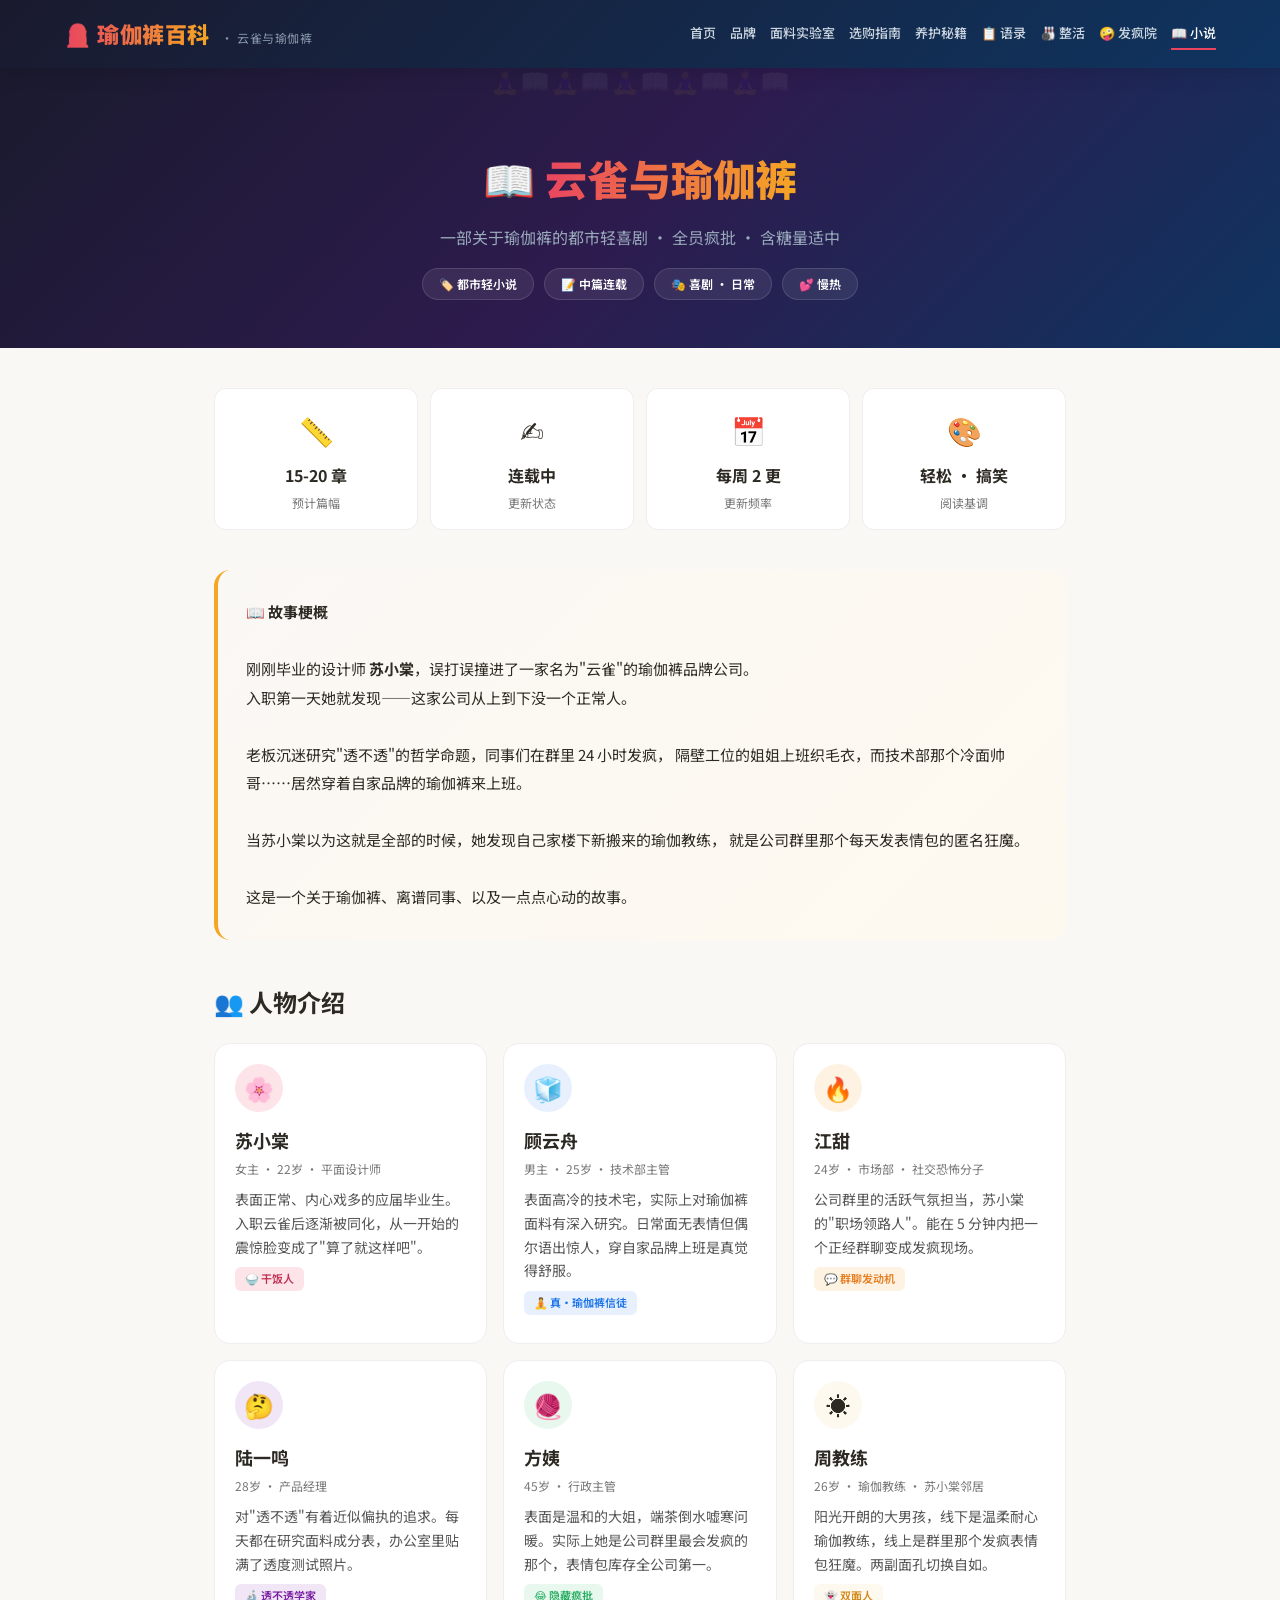
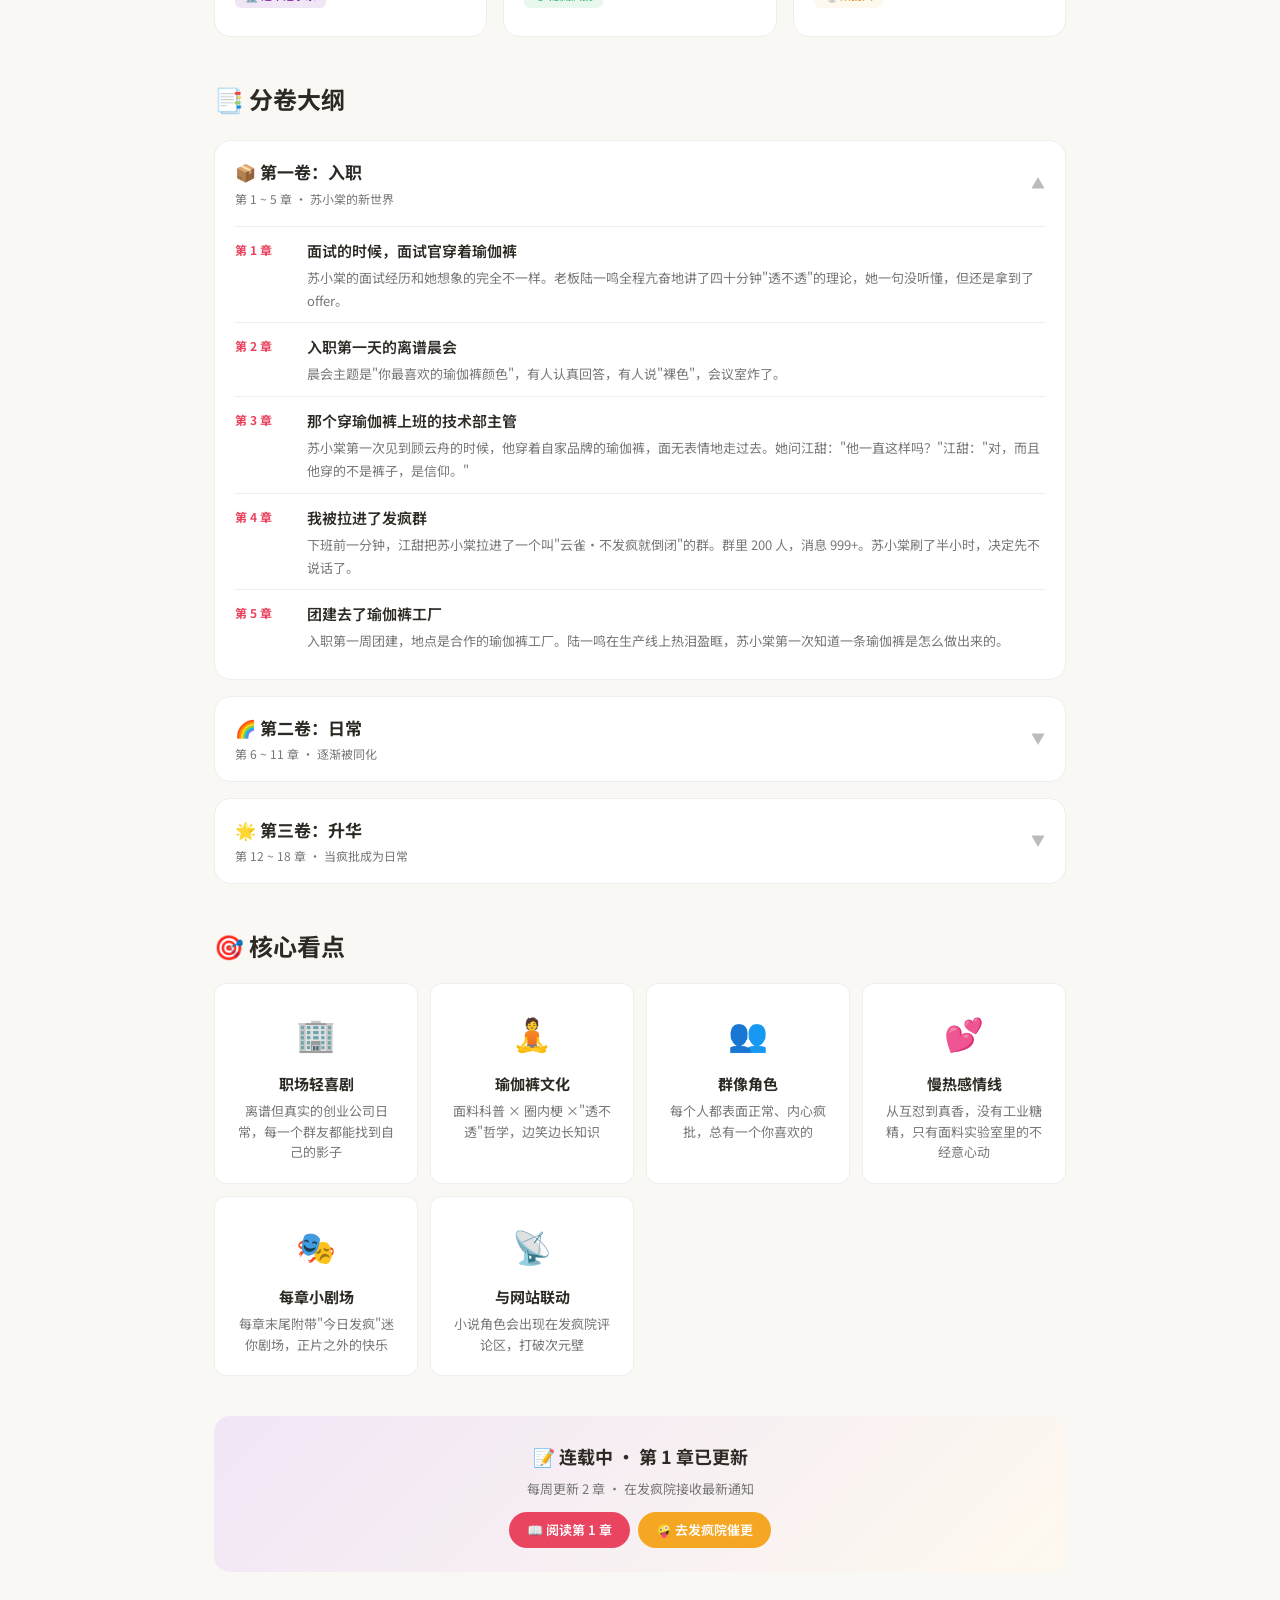
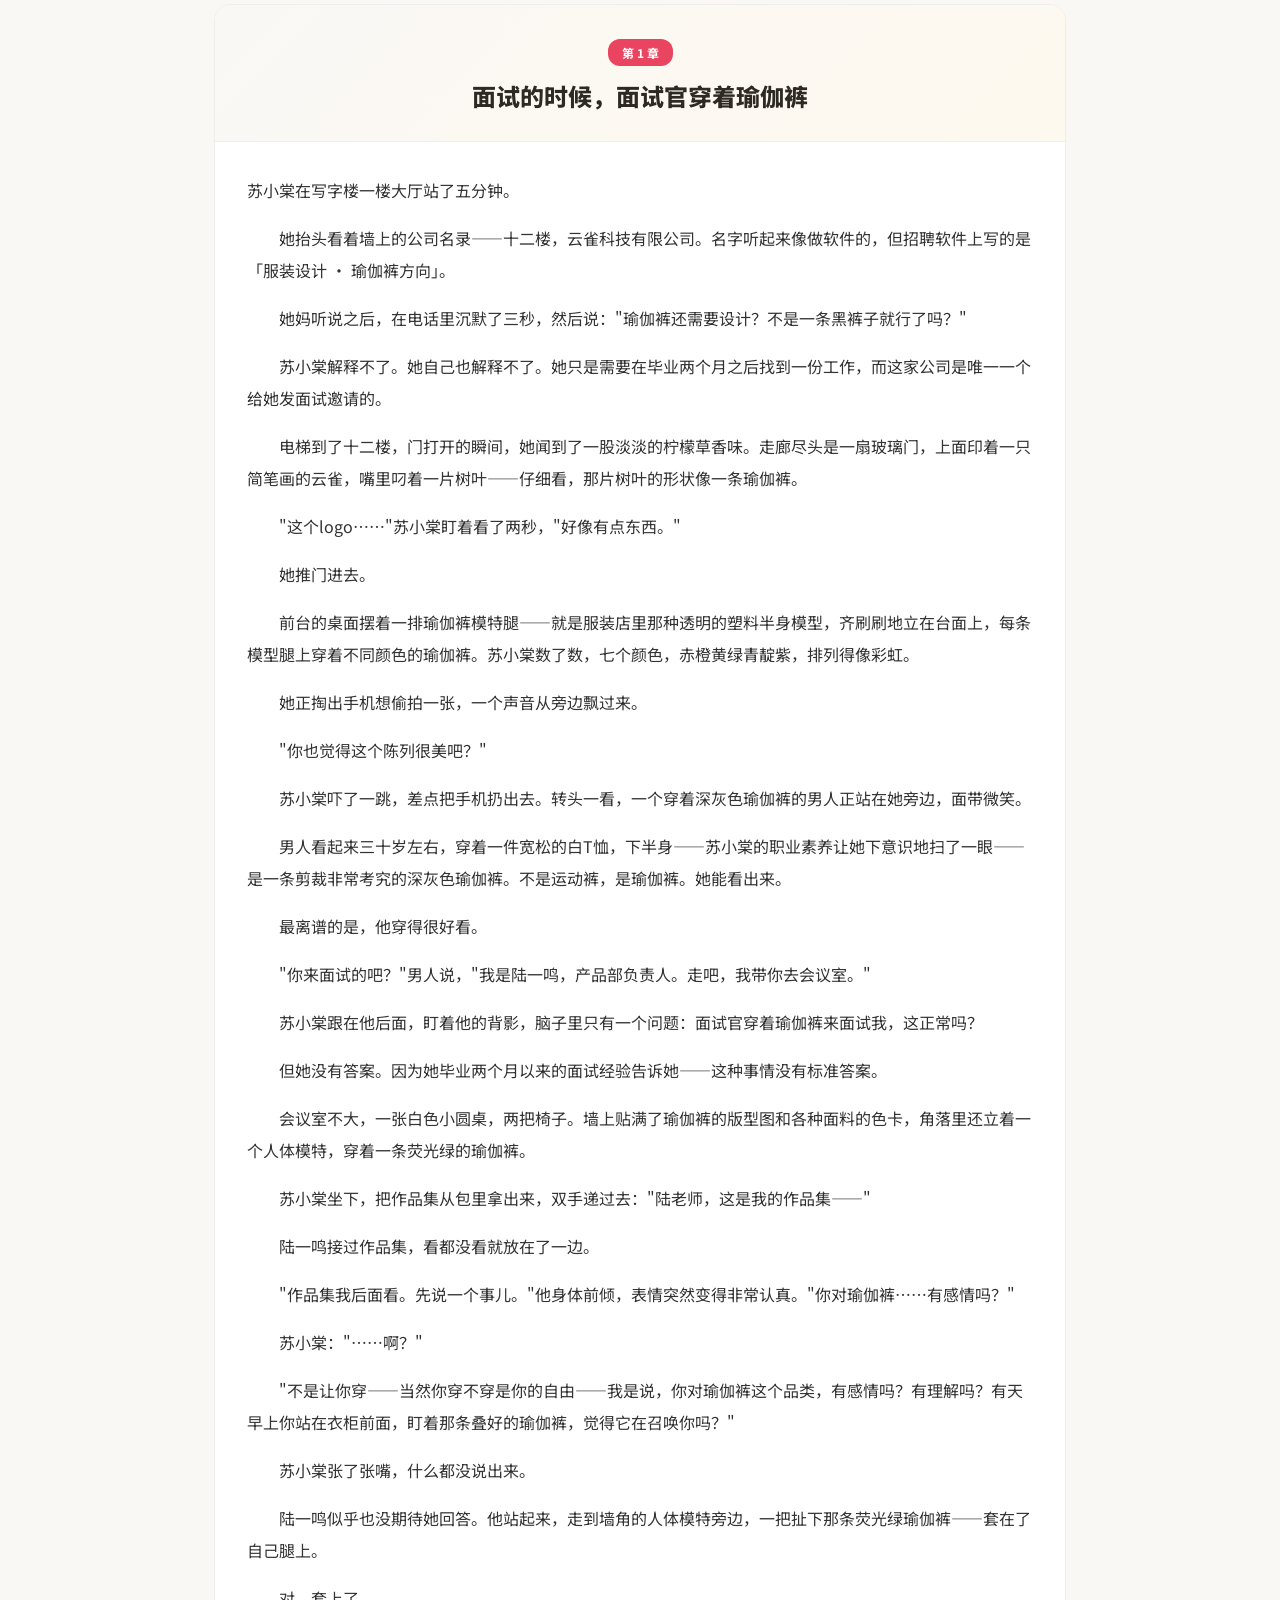
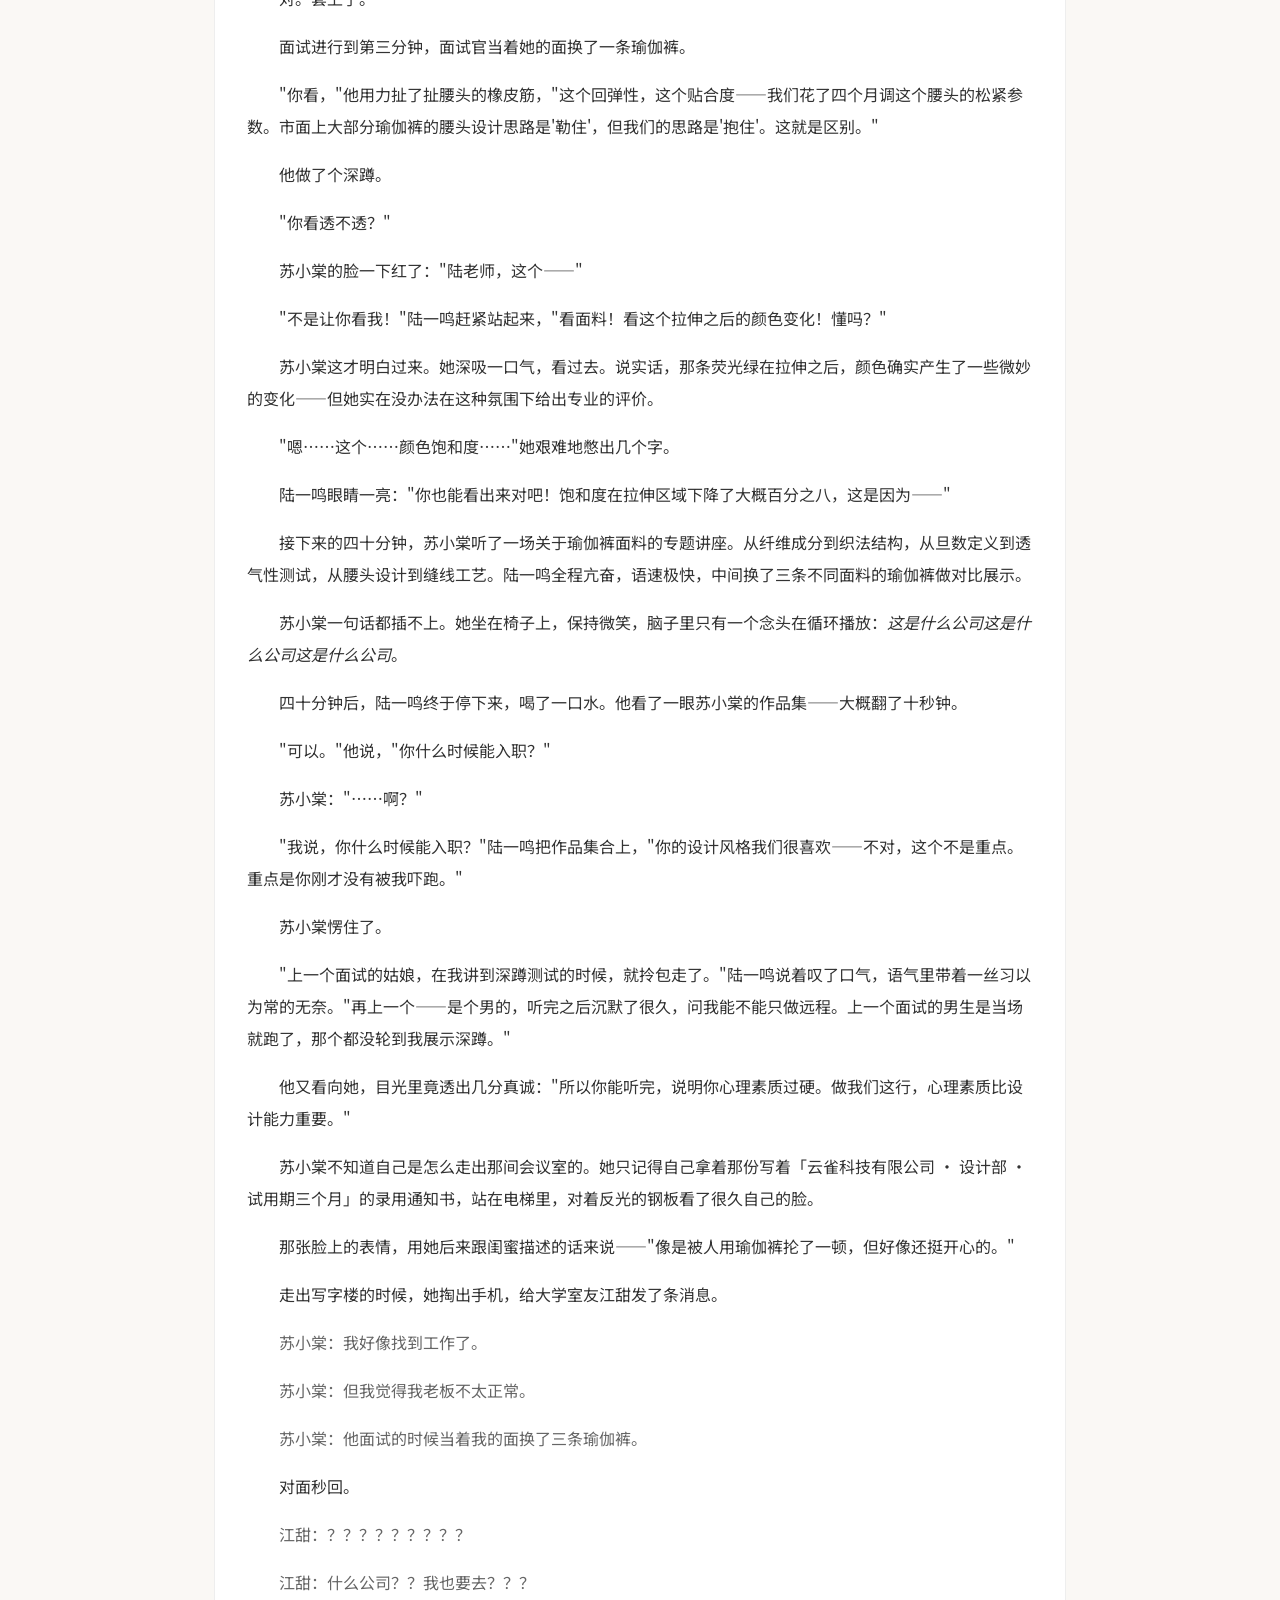
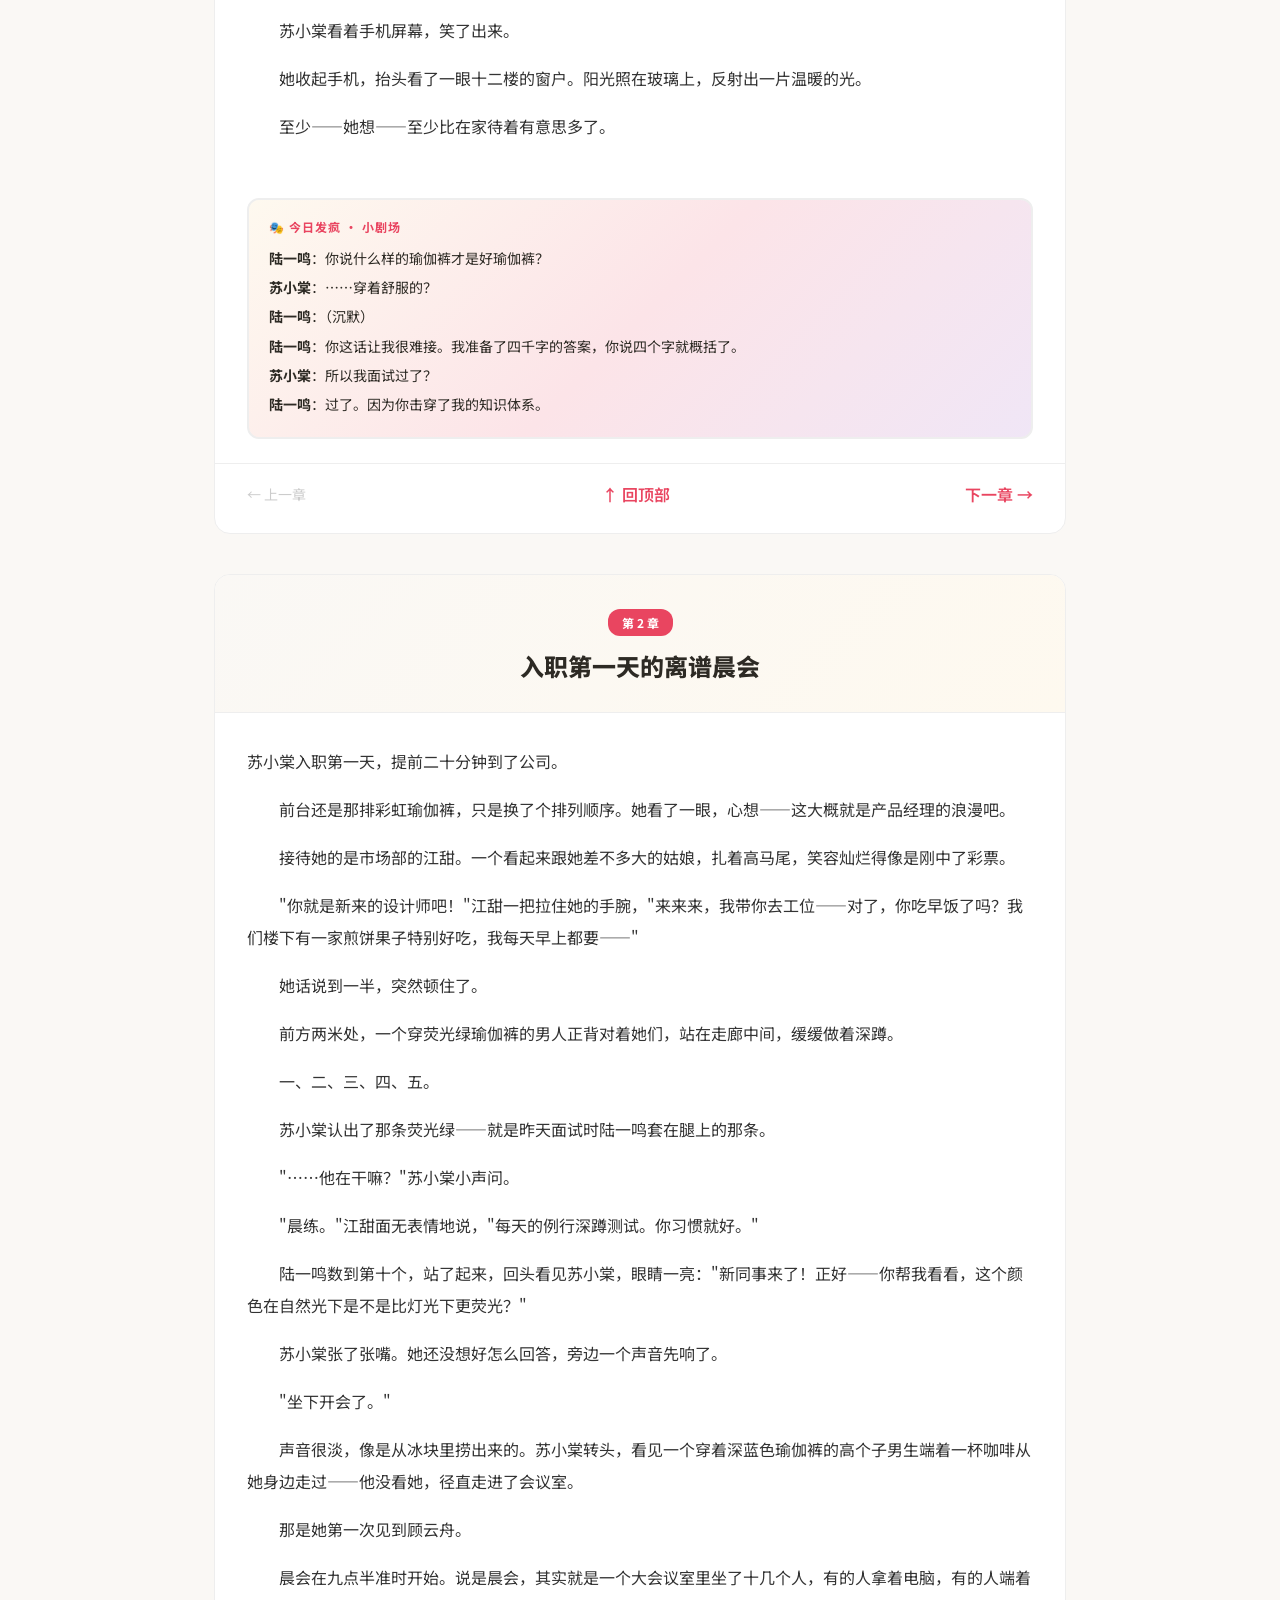
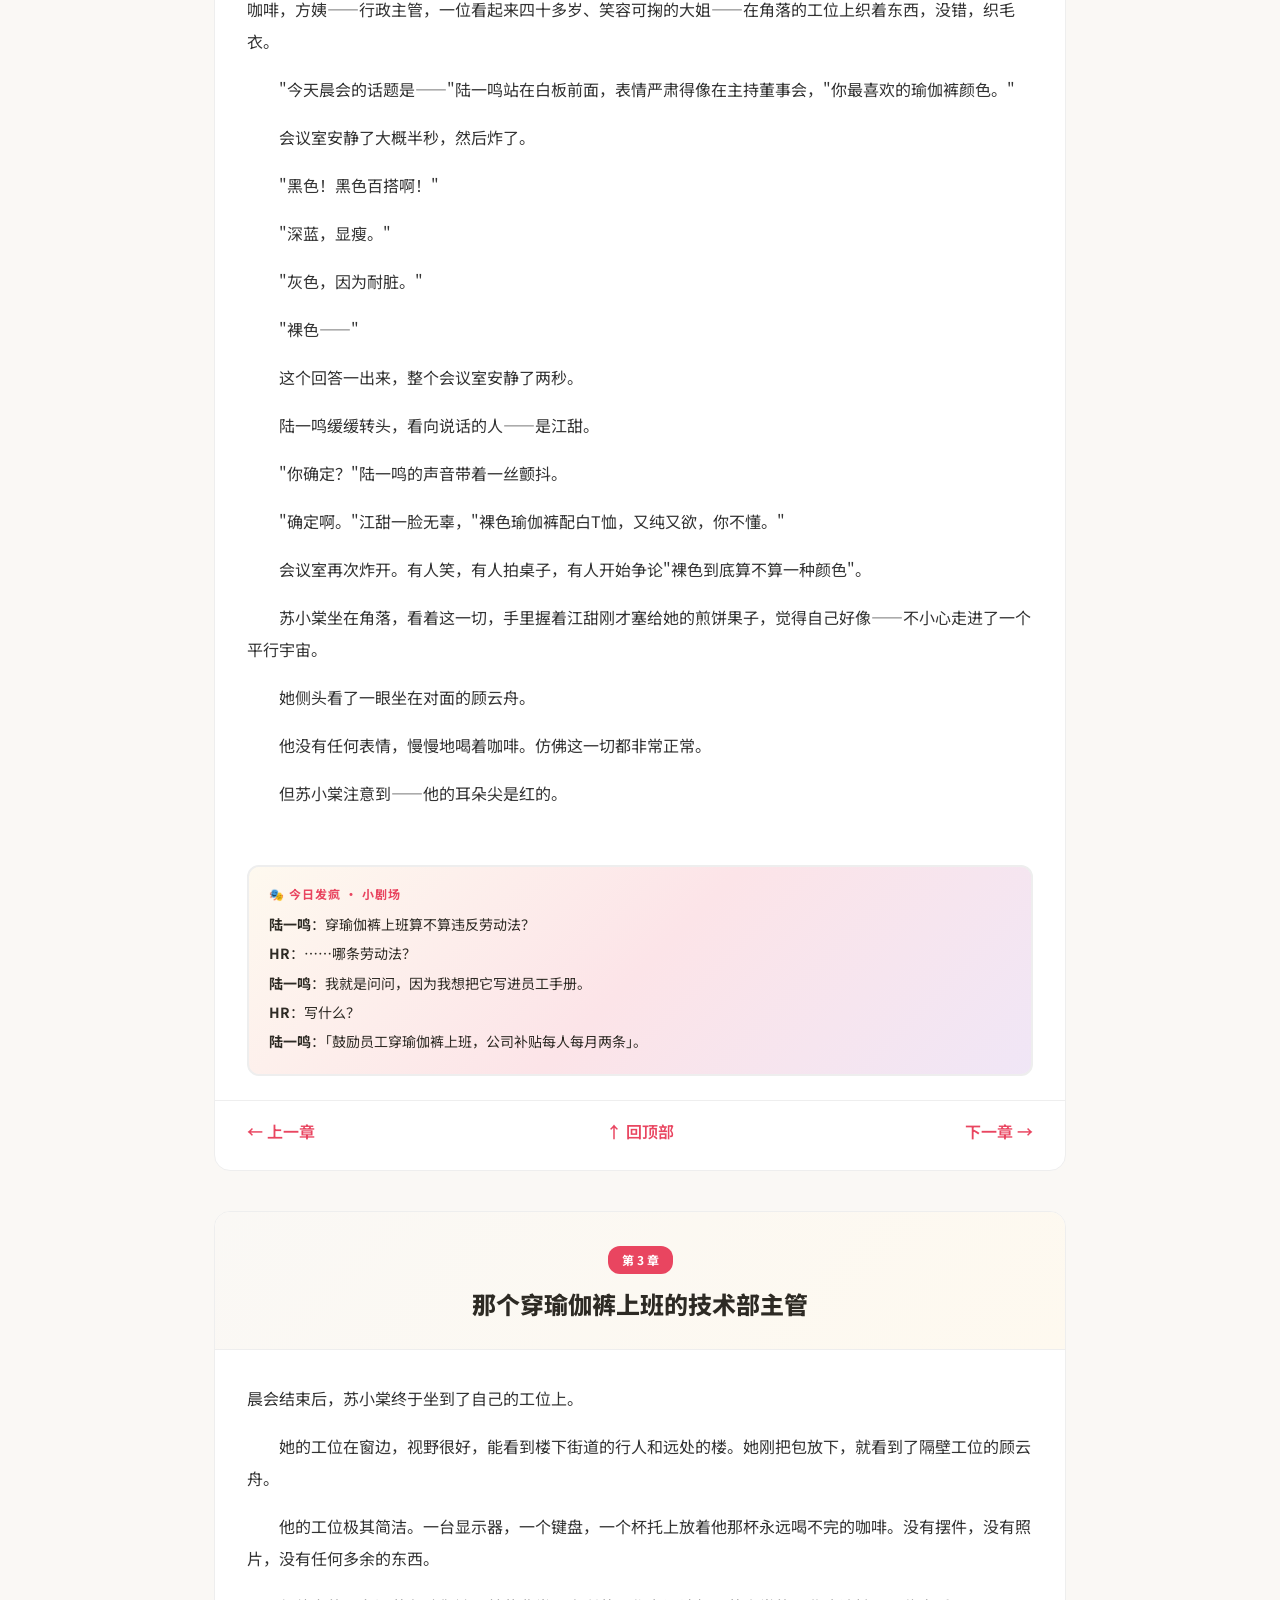
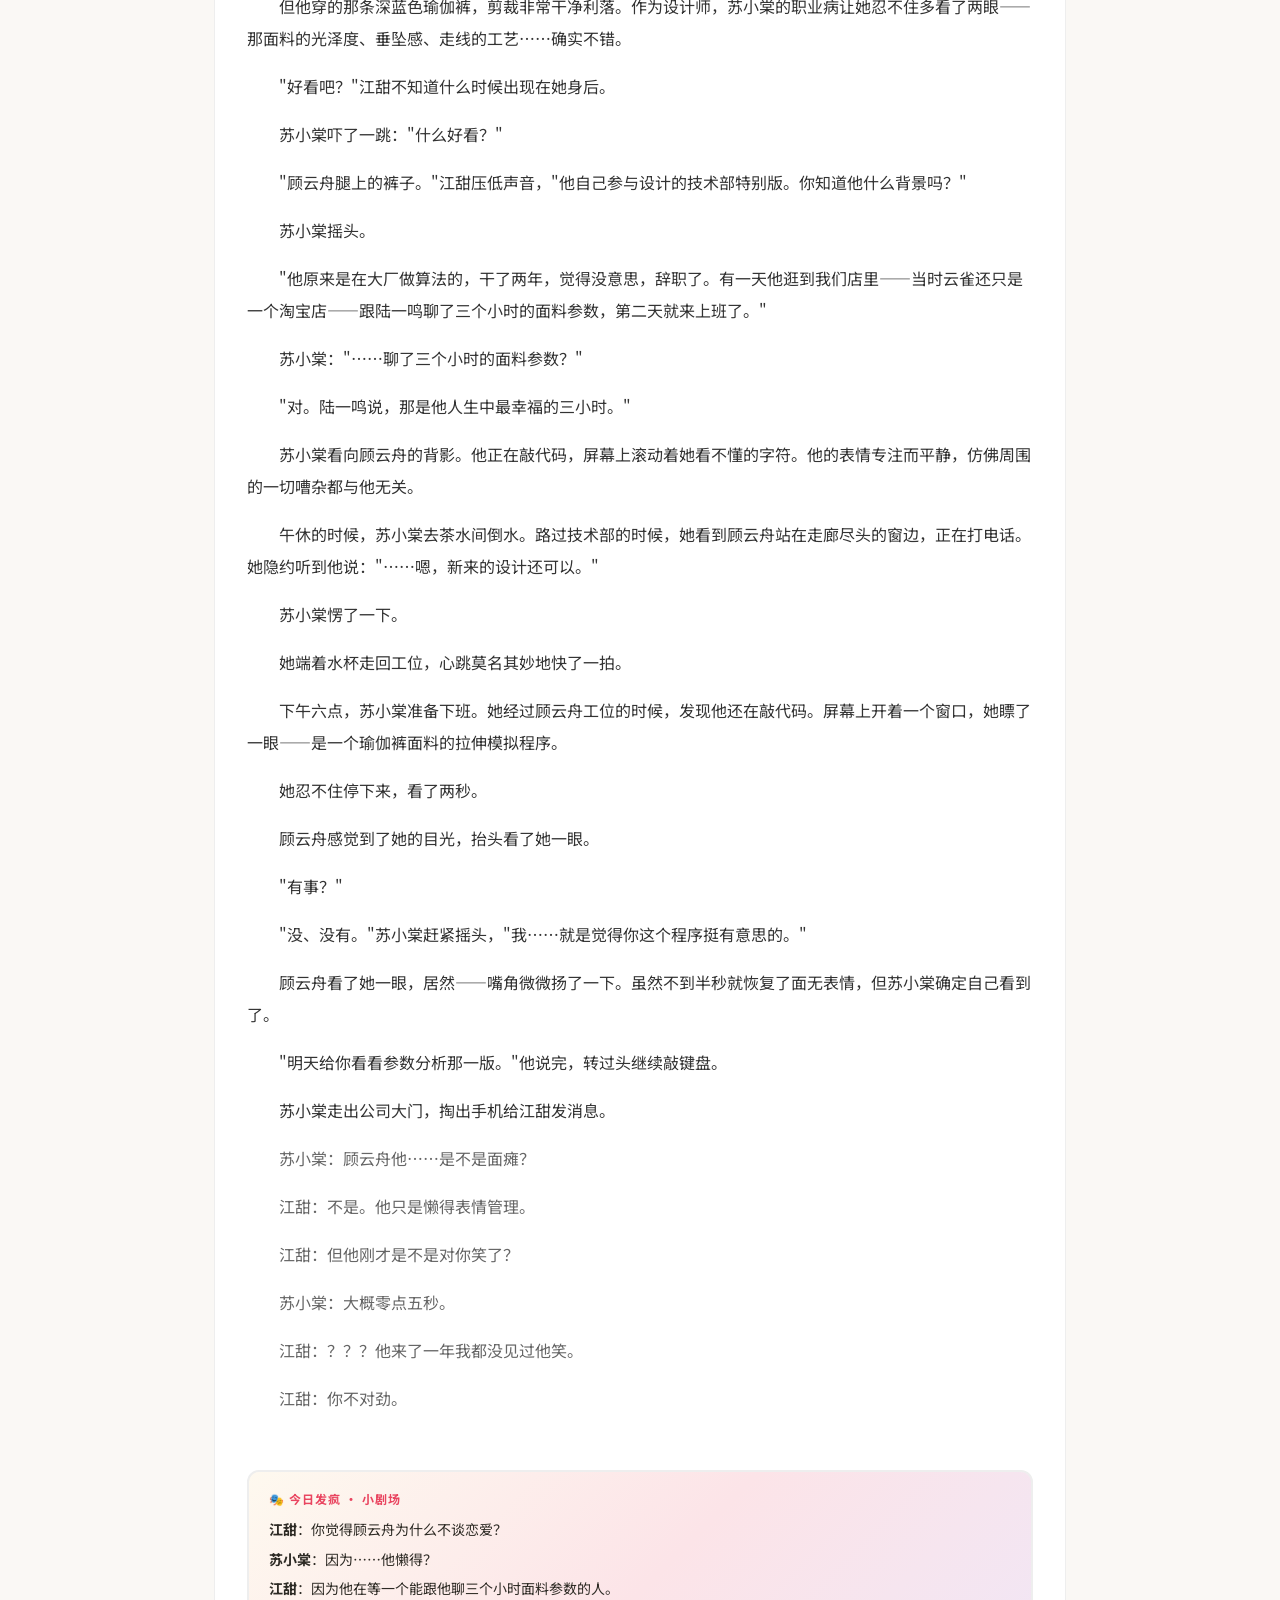
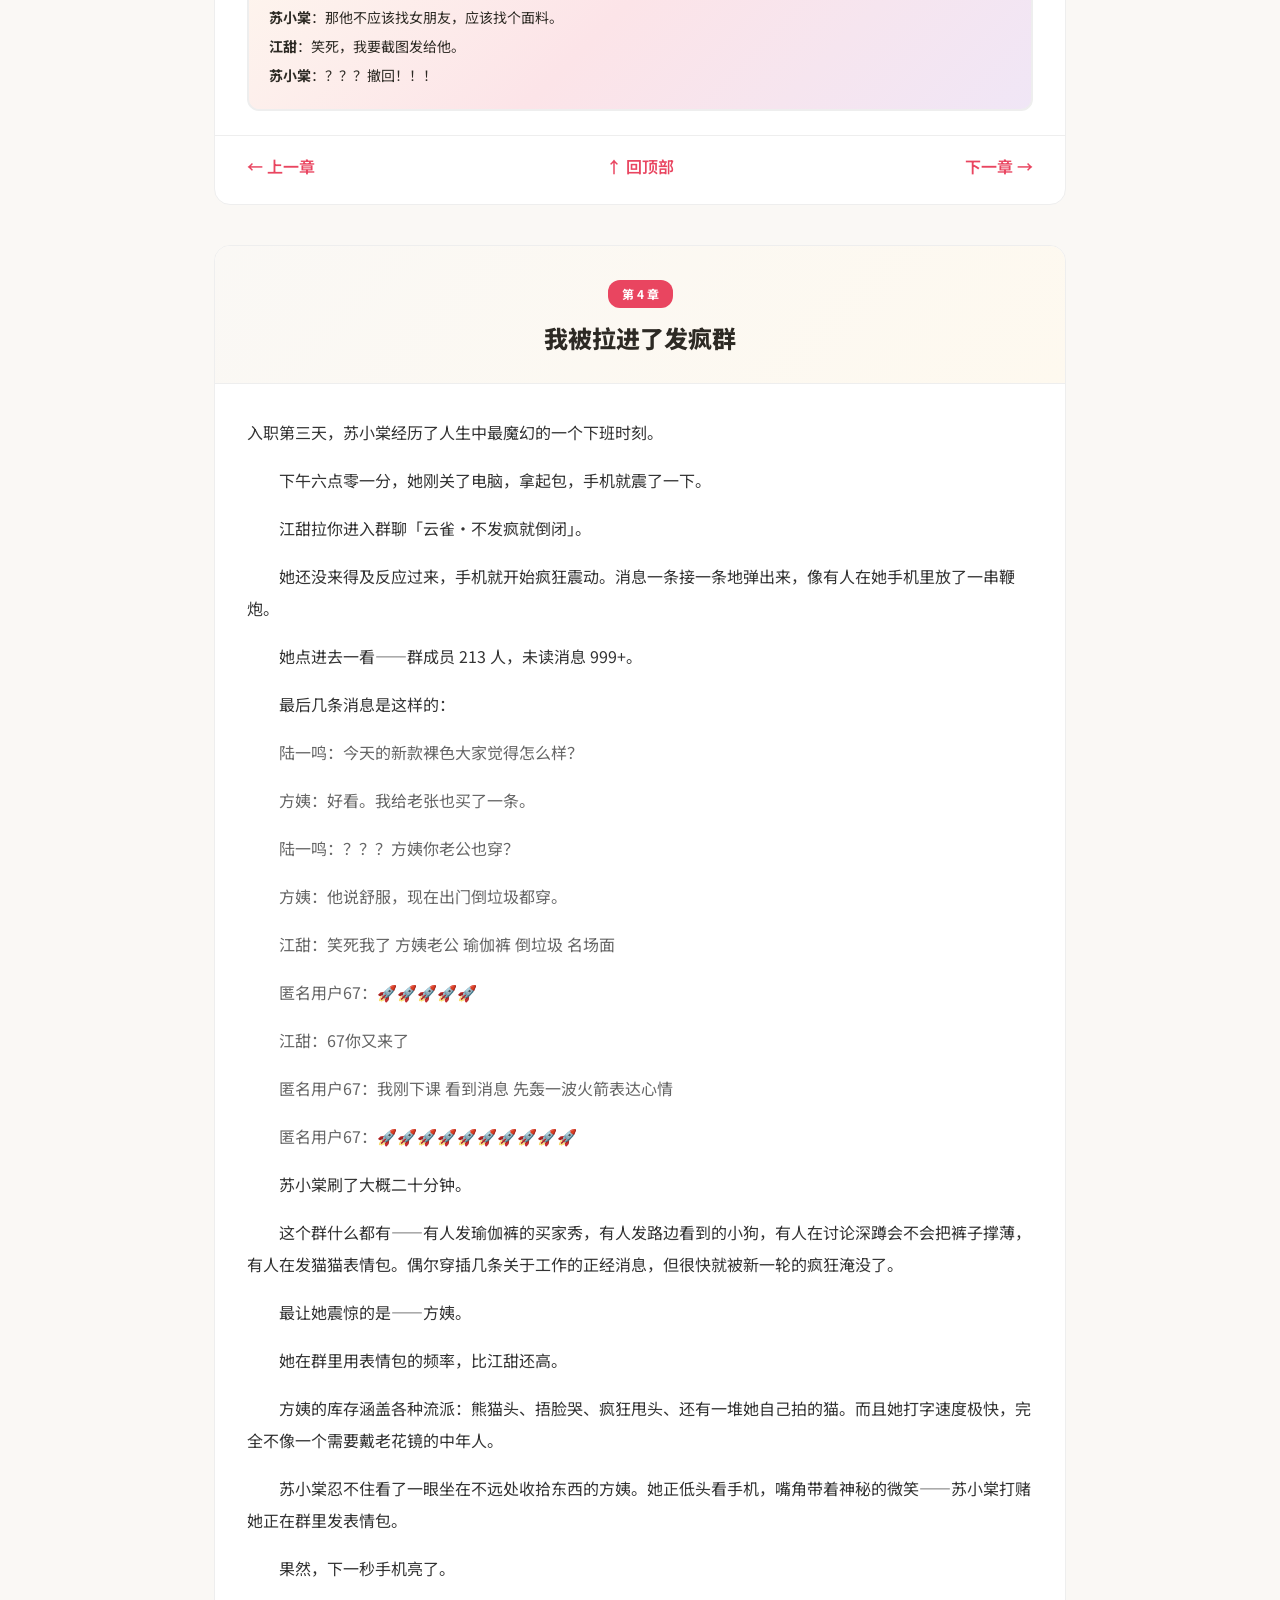
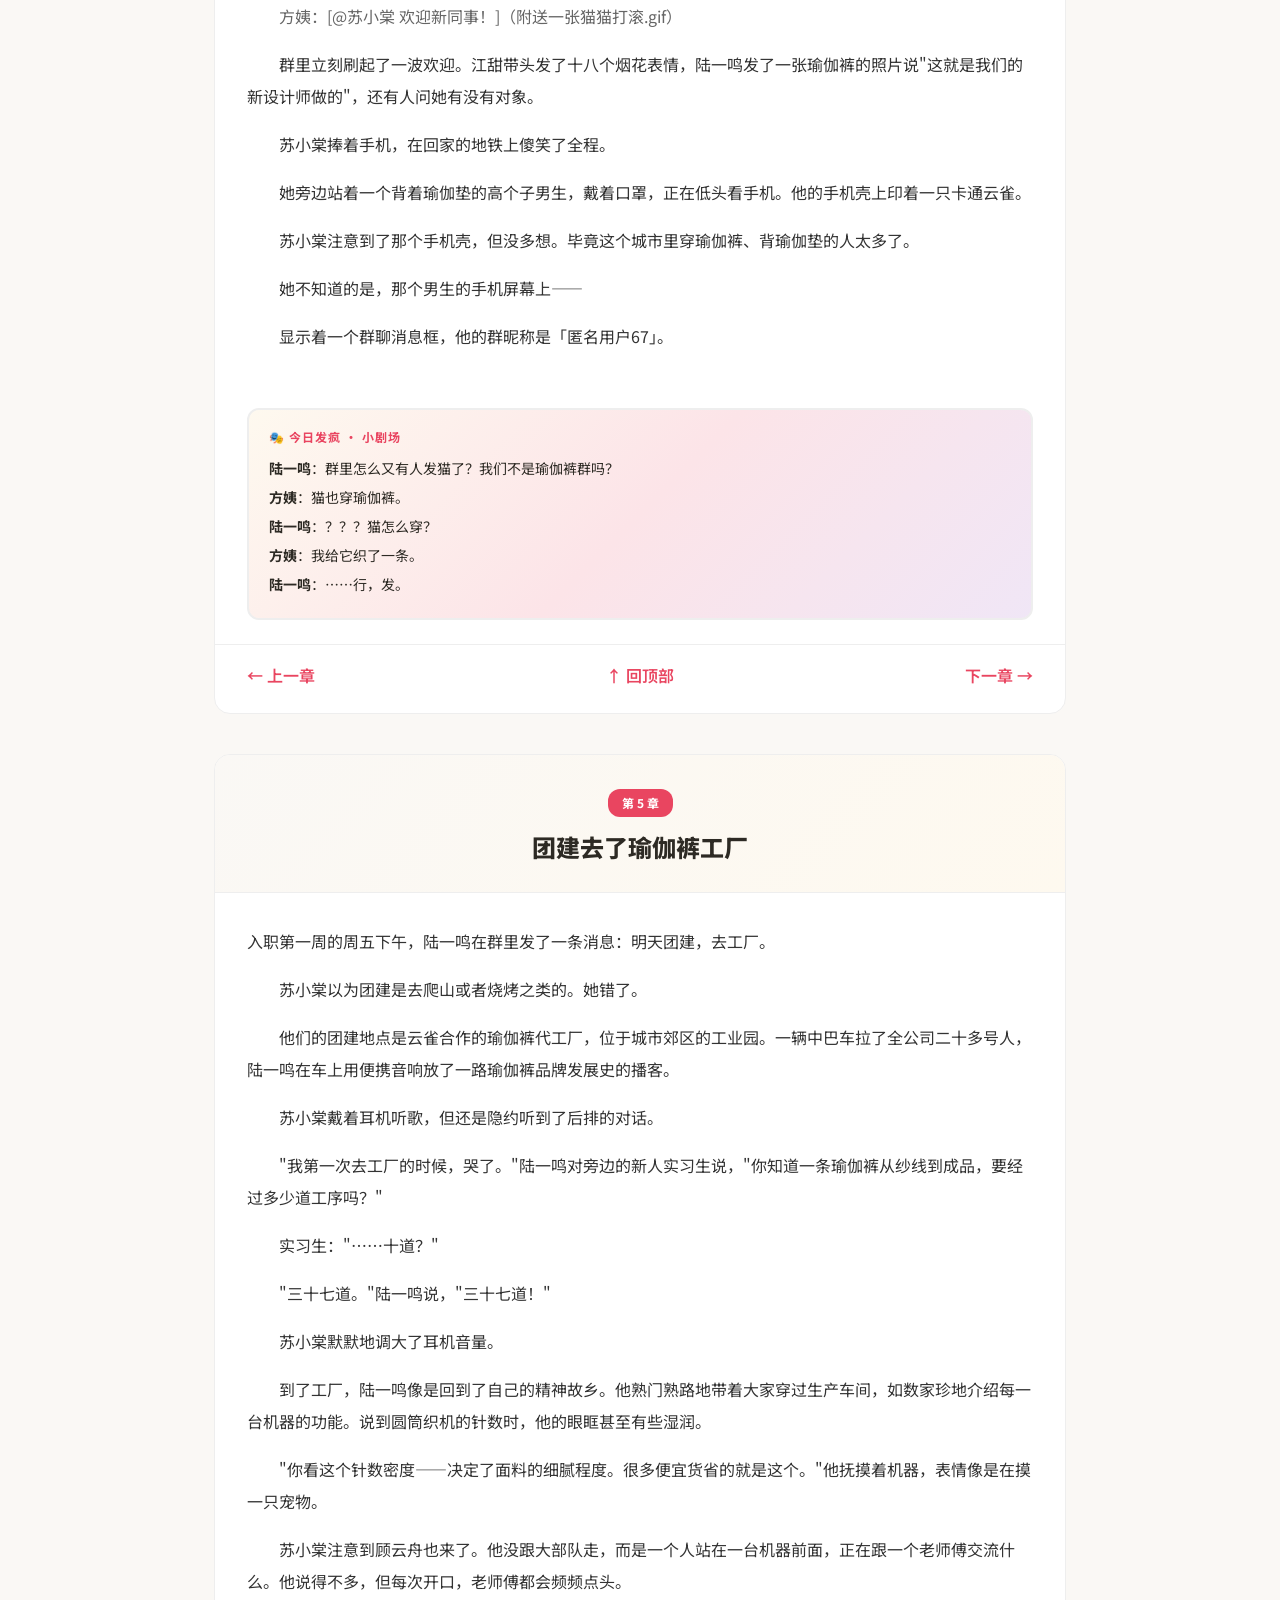
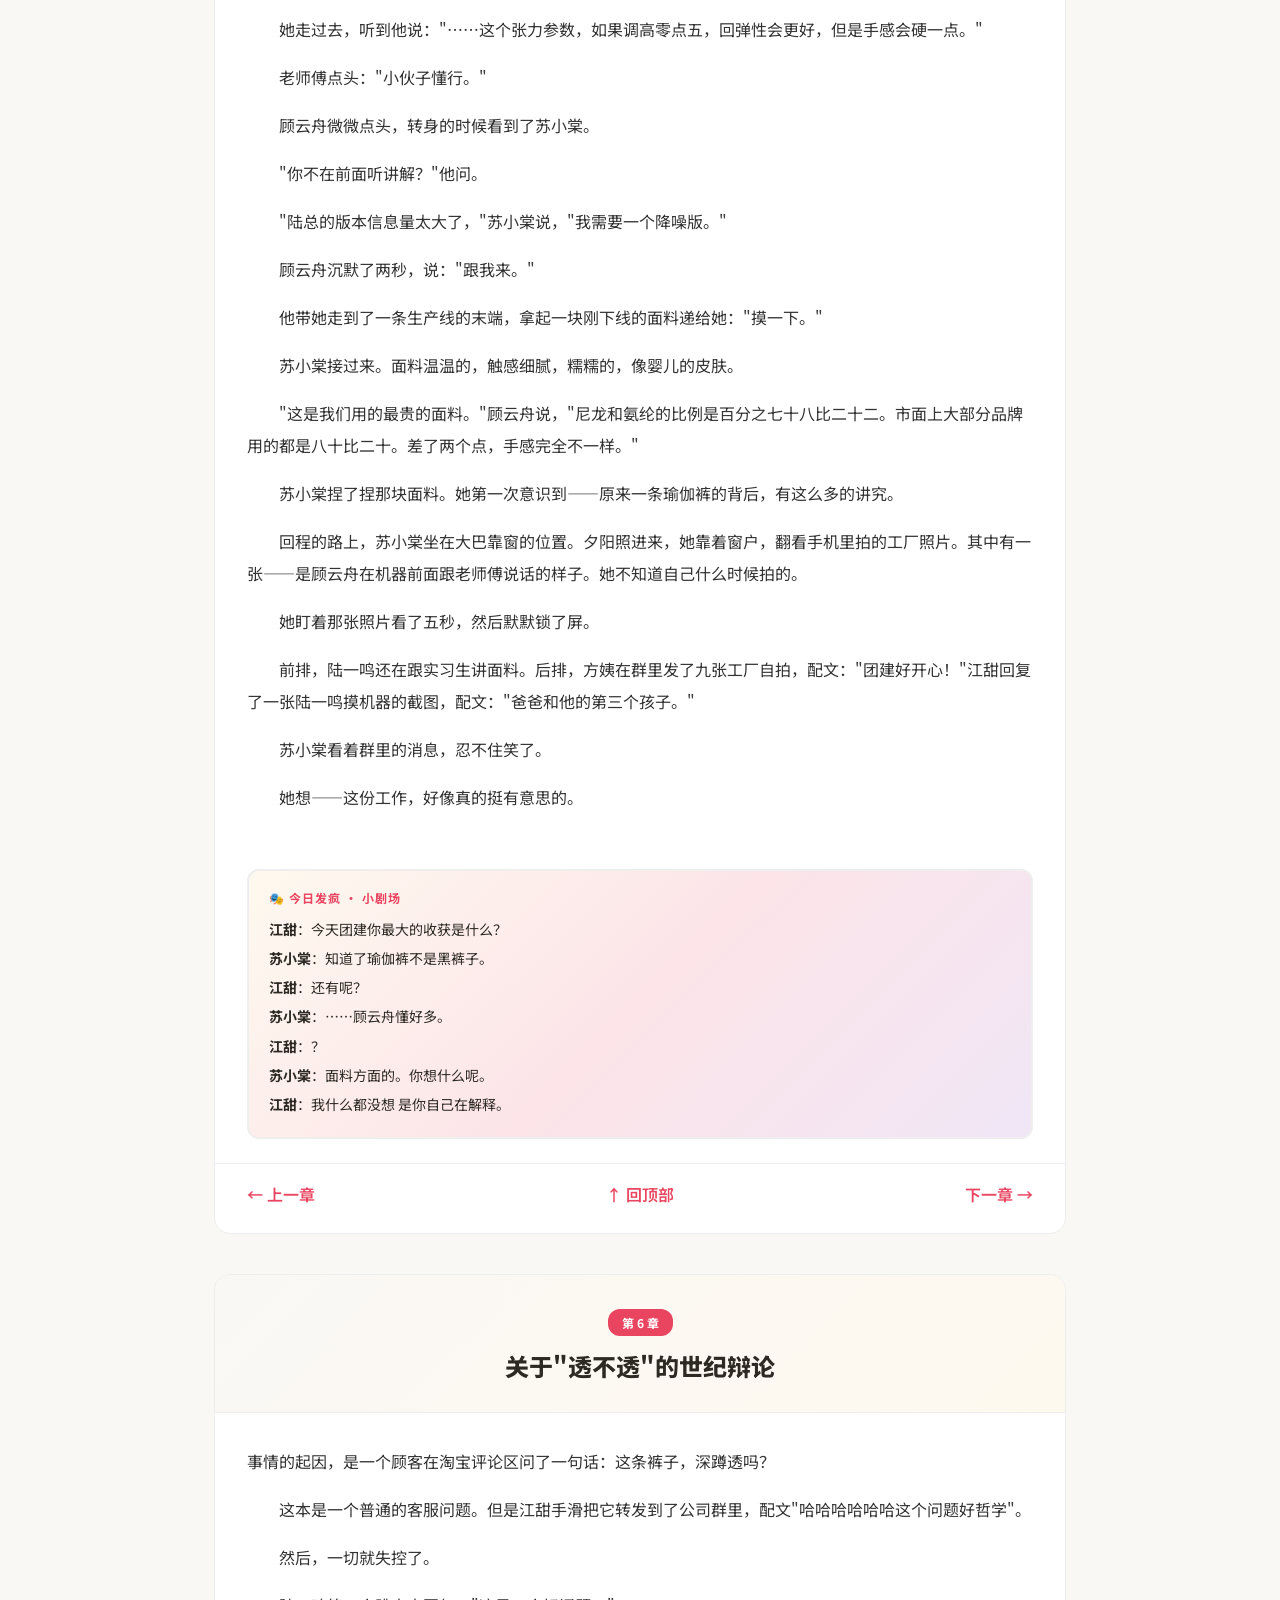
<file: novel.html>
<!DOCTYPE html>
<html lang="zh-CN">
<head>
    <meta charset="UTF-8">
    <meta name="viewport" content="width=device-width, initial-scale=1.0">
    <title>📖 云雀与瑜伽裤 · 瑜伽裤百科</title>
    <link rel="stylesheet" href="style.css">
    <script src="auth.js"></script>
    <style>
        /* ===== 小说专属样式 ===== */
        .novel-hero {
            background: linear-gradient(135deg, #1a1a2e, #2d1b4e, #0f3460);
            color: #fff; padding: 72px 0 48px; text-align: center;
            position: relative; overflow: hidden;
        }
        .novel-hero::before {
            content: '🧘‍♀️📖🧘‍♀️📖🧘‍♀️📖🧘‍♀️📖🧘‍♀️📖';
            position: absolute; top: -10px; left: 0; right: 0;
            font-size: 24px; opacity: 0.06; white-space: nowrap;
            pointer-events: none;
        }
        .novel-hero h1 { font-size: 42px; font-weight: 900; }
        .novel-hero h1 em {
            background: linear-gradient(90deg, var(--pink), var(--gold));
            -webkit-background-clip: text; -webkit-text-fill-color: transparent;
            font-style: normal;
        }
        .novel-hero .sub { color: #99aabb; font-size: 16px; margin-top: 8px; }
        .novel-hero .badges {
            display: flex; gap: 10px; justify-content: center; margin-top: 16px; flex-wrap: wrap;
        }
        .novel-hero .badges span {
            padding: 4px 16px; border-radius: 40px; font-size: 12px; font-weight: 600;
            background: rgba(255,255,255,0.08); border: 1px solid rgba(255,255,255,0.12);
        }

        .novel-body { max-width: 900px; margin: 0 auto; padding: 40px 24px; }

        /* ===== 信息卡片 ===== */
        .info-grid {
            display: grid; grid-template-columns: repeat(auto-fit, minmax(180px, 1fr));
            gap: 12px; margin-bottom: 40px;
        }
        .info-card {
            background: #fff; border-radius: 12px; padding: 16px;
            border: 1px solid var(--border); text-align: center;
        }
        .info-card .icon { font-size: 28px; margin-bottom: 6px; }
        .info-card .val { font-size: 16px; font-weight: 700; }
        .info-card .lbl { font-size: 12px; color: var(--text-light); margin-top: 2px; }

        /* ===== 梗概 ===== */
        .synopsis {
            background: linear-gradient(135deg, #faf8f5, #fef9ef);
            border-radius: var(--radius); padding: 28px;
            border-left: 4px solid var(--gold); margin-bottom: 40px;
            font-size: 15px; line-height: 1.9;
        }

        /* ===== 人物 ===== */
        .char-section { margin-bottom: 40px; }
        .char-section h2, .vol-section h2 {
            font-size: 24px; font-weight: 700; margin-bottom: 20px;
            display: flex; align-items: center; gap: 8px;
        }
        .char-grid {
            display: grid; grid-template-columns: repeat(auto-fill, minmax(260px, 1fr));
            gap: 16px;
        }
        .char-card {
            background: #fff; border-radius: var(--radius); padding: 20px;
            border: 1px solid var(--border); transition: all 0.25s;
        }
        .char-card:hover { border-color: #ddd; box-shadow: var(--shadow); }
        .char-card .avatar {
            width: 48px; height: 48px; border-radius: 50%;
            display: flex; align-items: center; justify-content: center;
            font-size: 24px; margin-bottom: 12px;
        }
        .char-card .name {
            font-size: 18px; font-weight: 700; margin-bottom: 2px;
        }
        .char-card .role {
            font-size: 12px; color: var(--text-light); margin-bottom: 8px;
        }
        .char-card .desc {
            font-size: 14px; color: #555; line-height: 1.7;
        }
        .char-card .tag {
            display: inline-block; padding: 2px 10px; border-radius: 6px;
            font-size: 11px; font-weight: 600; margin-top: 8px;
        }

        /* ===== 分卷 ===== */
        .vol-section { margin-bottom: 40px; }
        .vol-card {
            background: #fff; border-radius: var(--radius);
            border: 1px solid var(--border); margin-bottom: 16px;
            overflow: hidden; transition: all 0.25s;
        }
        .vol-card:hover { border-color: #ddd; box-shadow: var(--shadow); }
        .vol-card .vol-header {
            padding: 16px 20px; cursor: pointer;
            display: flex; justify-content: space-between; align-items: center;
            user-select: none;
        }
        .vol-card .vol-header h3 { font-size: 17px; font-weight: 700; }
        .vol-card .vol-header .vol-count { font-size: 12px; color: var(--text-light); }
        .vol-card .vol-header .arrow {
            transition: transform 0.2s; font-size: 14px; color: #bbb;
        }
        .vol-card.open .vol-header .arrow { transform: rotate(180deg); }
        .vol-card .vol-body {
            padding: 0 20px; max-height: 0; overflow: hidden;
            transition: all 0.3s ease;
        }
        .vol-card.open .vol-body {
            padding: 0 20px 16px; max-height: 2000px;
        }
        .vol-card .chapter {
            padding: 10px 0; border-top: 1px solid var(--border);
            display: flex; gap: 12px; align-items: flex-start;
        }
        .vol-card .chapter .ch-num {
            font-size: 12px; font-weight: 700; color: var(--pink);
            white-space: nowrap; min-width: 60px; padding-top: 2px;
        }
        .vol-card .chapter .ch-info { flex: 1; }
        .vol-card .chapter .ch-title { font-size: 15px; font-weight: 600; }
        .vol-card .chapter .ch-desc { font-size: 13px; color: var(--text-light); margin-top: 2px; }

        /* ===== 看点 ===== */
        .highlights {
            display: grid; grid-template-columns: repeat(auto-fill, minmax(200px, 1fr));
            gap: 12px; margin-bottom: 40px;
        }
        .highlight-item {
            background: #fff; border-radius: 12px; padding: 20px;
            border: 1px solid var(--border); text-align: center;
        }
        .highlight-item .h-icon { font-size: 32px; margin-bottom: 8px; }
        .highlight-item h4 { font-size: 15px; margin-bottom: 4px; }
        .highlight-item p { font-size: 13px; color: var(--text-light); line-height: 1.6; }

        /* ===== 状态 ===== */
        .status-bar {
            text-align: center; padding: 24px;
            background: linear-gradient(135deg, #f0e6f6, #fef9ef);
            border-radius: var(--radius); margin-bottom: 32px;
        }
        .status-bar .big { font-size: 18px; font-weight: 700; }
        .status-bar .sub { font-size: 13px; color: var(--text-light); margin-top: 4px; }

        /* ===== 响应式 ===== */
        @media (max-width: 600px) {
            .novel-hero h1 { font-size: 28px; }
            .char-grid { grid-template-columns: 1fr; }
        }
    /* ===== 正文阅读 ===== */
    .novel-text {
        background: #fff; border-radius: var(--radius);
        border: 1px solid var(--border); margin-bottom: 40px;
        overflow: hidden;
    }
    .novel-text .ch-header {
        background: linear-gradient(135deg, #faf8f5, #fef9ef);
        padding: 32px 32px 24px; text-align: center;
        border-bottom: 1px solid var(--border);
    }
    .novel-text .ch-header .ch-badge {
        display: inline-block; padding: 3px 14px; border-radius: 12px;
        background: var(--pink); color: #fff; font-size: 12px; font-weight: 700;
        margin-bottom: 8px;
    }
    .novel-text .ch-header h2 {
        font-size: 24px; font-weight: 800; color: var(--text);
    }
    .novel-text .ch-body {
        padding: 32px; font-size: 16px; line-height: 2;
        color: #333;
    }
    .novel-text .ch-body p {
        margin-bottom: 16px; text-indent: 2em;
    }
    .novel-text .ch-body p:first-of-type {
        text-indent: 0;
    }
    .mini-theater {
        margin: 8px 32px 24px;
        background: linear-gradient(135deg, #fef9ef, #fce4e8, #f0e6f6);
        border-radius: 12px; padding: 16px 20px;
        border: 2px solid #eee;
    }
    .mini-theater .mt-label {
        font-size: 12px; font-weight: 700; color: var(--pink);
        margin-bottom: 8px; letter-spacing: 1px;
    }
    .mini-theater .mt-body p {
        font-size: 14px; margin-bottom: 4px; text-indent: 0;
        line-height: 1.8;
    }
    .ch-nav {
        display: flex; justify-content: space-between; align-items: center;
        padding: 16px 32px 24px; border-top: 1px solid var(--border);
        margin-top: 8px;
    }
    .ch-nav-disabled {
        color: #ccc; font-size: 14px; cursor: not-allowed;
    }
    .ch-nav-link {
        color: var(--pink); font-size: 14px; font-weight: 600;
        cursor: pointer; transition: all 0.15s;
    }
    .ch-nav-link:hover { opacity: 0.7; }

    @media (max-width: 600px) {
        .novel-text .ch-body { padding: 20px; font-size: 15px; }
        .mini-theater { margin: 8px 16px 16px; }
        .ch-nav { padding: 12px 20px 20px; }
    }
    </style>
</head>
<body>

<header class="header">
    <div class="container">
        <div class="logo">
            <a href="index.html">🧝‍♀️ 瑜伽裤百科</a>
            <span class="subtitle">· 云雀与瑜伽裤</span>
        </div>
        <nav class="nav">
            <a href="index.html">首页</a>
            <a href="brands.html">品牌</a>
            <a href="fabric-lab.html">面料实验室</a>
            <a href="guide.html">选购指南</a>
            <a href="care.html">养护秘籍</a>
            <a href="quotes.html">📋 语录</a>
            <a href="fun.html">🎳 整活</a>
            <a href="crazy.html">🤪 发疯院</a>
            <a href="novel.html" class="active">📖 小说</a>
        </nav>
    </div>
</header>

<section class="novel-hero">
    <div class="container">
        <h1>📖 <em>云雀与瑜伽裤</em></h1>
        <div class="sub">一部关于瑜伽裤的都市轻喜剧 · 全员疯批 · 含糖量适中</div>
        <div class="badges">
            <span>🏷️ 都市轻小说</span>
            <span>📝 中篇连载</span>
            <span>🎭 喜剧 · 日常</span>
            <span>💕 慢热</span>
        </div>
    </div>
</section>

<div class="novel-body">

    <!-- ===== 基本信息 ===== -->
    <div class="info-grid">
        <div class="info-card">
            <div class="icon">📏</div>
            <div class="val">15-20 章</div>
            <div class="lbl">预计篇幅</div>
        </div>
        <div class="info-card">
            <div class="icon">✍️</div>
            <div class="val">连载中</div>
            <div class="lbl">更新状态</div>
        </div>
        <div class="info-card">
            <div class="icon">📅</div>
            <div class="val">每周 2 更</div>
            <div class="lbl">更新频率</div>
        </div>
        <div class="info-card">
            <div class="icon">🎨</div>
            <div class="val">轻松 · 搞笑</div>
            <div class="lbl">阅读基调</div>
        </div>
    </div>

    <!-- ===== 梗概 ===== -->
    <div class="synopsis">
        <strong>📖 故事梗概</strong><br><br>
        刚刚毕业的设计师 <strong>苏小棠</strong>，误打误撞进了一家名为"云雀"的瑜伽裤品牌公司。<br>
        入职第一天她就发现——这家公司从上到下没一个正常人。<br><br>
        老板沉迷研究"透不透"的哲学命题，同事们在群里 24 小时发疯，
        隔壁工位的姐姐上班织毛衣，而技术部那个冷面帅哥……居然穿着自家品牌的瑜伽裤来上班。<br><br>
        当苏小棠以为这就是全部的时候，她发现自己家楼下新搬来的瑜伽教练，
        就是公司群里那个每天发表情包的匿名狂魔。<br><br>
        这是一个关于瑜伽裤、离谱同事、以及一点点心动的故事。
    </div>

    <!-- ===== 人物 ===== -->
    <div class="char-section">
        <h2>👥 人物介绍</h2>
        <div class="char-grid">
            <div class="char-card">
                <div class="avatar" style="background:#fce4e8;">🌸</div>
                <div class="name">苏小棠</div>
                <div class="role">女主 · 22岁 · 平面设计师</div>
                <div class="desc">表面正常、内心戏多的应届毕业生。入职云雀后逐渐被同化，从一开始的震惊脸变成了"算了就这样吧"。</div>
                <span class="tag" style="background:#fce4e8;color:#c23152;">🍚 干饭人</span>
            </div>
            <div class="char-card">
                <div class="avatar" style="background:#e8f0fe;">🧊</div>
                <div class="name">顾云舟</div>
                <div class="role">男主 · 25岁 · 技术部主管</div>
                <div class="desc">表面高冷的技术宅，实际上对瑜伽裤面料有深入研究。日常面无表情但偶尔语出惊人，穿自家品牌上班是真觉得舒服。</div>
                <span class="tag" style="background:#e8f0fe;color:#1a73e8;">🧘 真·瑜伽裤信徒</span>
            </div>
            <div class="char-card">
                <div class="avatar" style="background:#fef3e2;">🔥</div>
                <div class="name">江甜</div>
                <div class="role">24岁 · 市场部 · 社交恐怖分子</div>
                <div class="desc">公司群里的活跃气氛担当，苏小棠的"职场领路人"。能在 5 分钟内把一个正经群聊变成发疯现场。</div>
                <span class="tag" style="background:#fef3e2;color:#e67e22;">💬 群聊发动机</span>
            </div>
            <div class="char-card">
                <div class="avatar" style="background:#f0e6f6;">🤔</div>
                <div class="name">陆一鸣</div>
                <div class="role">28岁 · 产品经理</div>
                <div class="desc">对"透不透"有着近似偏执的追求。每天都在研究面料成分表，办公室里贴满了透度测试照片。</div>
                <span class="tag" style="background:#f0e6f6;color:#7b1fa2;">🔬 透不透学家</span>
            </div>
            <div class="char-card">
                <div class="avatar" style="background:#e8f8ef;">🧶</div>
                <div class="name">方姨</div>
                <div class="role">45岁 · 行政主管</div>
                <div class="desc">表面是温和的大姐，端茶倒水嘘寒问暖。实际上她是公司群里最会发疯的那个，表情包库存全公司第一。</div>
                <span class="tag" style="background:#e8f8ef;color:#27ae60;">😂 隐藏疯批</span>
            </div>
            <div class="char-card">
                <div class="avatar" style="background:#fef9ef;">☀️</div>
                <div class="name">周教练</div>
                <div class="role">26岁 · 瑜伽教练 · 苏小棠邻居</div>
                <div class="desc">阳光开朗的大男孩，线下是温柔耐心瑜伽教练，线上是群里那个发疯表情包狂魔。两副面孔切换自如。</div>
                <span class="tag" style="background:#fef9ef;color:#d4891a;">👻 双面人</span>
            </div>
        </div>
    </div>

    <!-- ===== 分卷大纲（可折叠） ===== -->
    <div class="vol-section">
        <h2>📑 分卷大纲</h2>

        <div class="vol-card open">
            <div class="vol-header" onclick="toggleVol(this)">
                <div>
                    <h3>📦 第一卷：入职</h3>
                    <div class="vol-count">第 1 ~ 5 章 · 苏小棠的新世界</div>
                </div>
                <span class="arrow">▼</span>
            </div>
            <div class="vol-body">
                <div class="chapter">
                    <span class="ch-num">第 1 章</span>
                    <div class="ch-info">
                        <div class="ch-title">面试的时候，面试官穿着瑜伽裤</div>
                        <div class="ch-desc">苏小棠的面试经历和她想象的完全不一样。老板陆一鸣全程亢奋地讲了四十分钟"透不透"的理论，她一句没听懂，但还是拿到了offer。</div>
                    </div>
                </div>
                <div class="chapter">
                    <span class="ch-num">第 2 章</span>
                    <div class="ch-info">
                        <div class="ch-title">入职第一天的离谱晨会</div>
                        <div class="ch-desc">晨会主题是"你最喜欢的瑜伽裤颜色"，有人认真回答，有人说"裸色"，会议室炸了。</div>
                    </div>
                </div>
                <div class="chapter">
                    <span class="ch-num">第 3 章</span>
                    <div class="ch-info">
                        <div class="ch-title">那个穿瑜伽裤上班的技术部主管</div>
                        <div class="ch-desc">苏小棠第一次见到顾云舟的时候，他穿着自家品牌的瑜伽裤，面无表情地走过去。她问江甜："他一直这样吗？"江甜："对，而且他穿的不是裤子，是信仰。"</div>
                    </div>
                </div>
                <div class="chapter">
                    <span class="ch-num">第 4 章</span>
                    <div class="ch-info">
                        <div class="ch-title">我被拉进了发疯群</div>
                        <div class="ch-desc">下班前一分钟，江甜把苏小棠拉进了一个叫"云雀·不发疯就倒闭"的群。群里 200 人，消息 999+。苏小棠刷了半小时，决定先不说话了。</div>
                    </div>
                </div>
                <div class="chapter">
                    <span class="ch-num">第 5 章</span>
                    <div class="ch-info">
                        <div class="ch-title">团建去了瑜伽裤工厂</div>
                        <div class="ch-desc">入职第一周团建，地点是合作的瑜伽裤工厂。陆一鸣在生产线上热泪盈眶，苏小棠第一次知道一条瑜伽裤是怎么做出来的。</div>
                    </div>
                </div>
            </div>
        </div>

        <div class="vol-card">
            <div class="vol-header" onclick="toggleVol(this)">
                <div>
                    <h3>🌈 第二卷：日常</h3>
                    <div class="vol-count">第 6 ~ 11 章 · 逐渐被同化</div>
                </div>
                <span class="arrow">▼</span>
            </div>
            <div class="vol-body">
                <div class="chapter">
                    <span class="ch-num">第 6 章</span>
                    <div class="ch-info">
                        <div class="ch-title">关于"透不透"的世纪辩论</div>
                        <div class="ch-desc">公司内部群爆发了一场关于"深蹲时瑜伽裤到底透不透"的世纪辩论，持续了三个小时，最后老板出面总结："这是一个哲学问题。"</div>
                    </div>
                </div>
                <div class="chapter">
                    <span class="ch-num">第 7 章</span>
                    <div class="ch-info">
                        <div class="ch-title">快闪店奇遇记</div>
                        <div class="ch-desc">公司在一家商场办快闪店，苏小棠被拉去做苦力。遇到了各种离谱顾客——有人试了八条不买，有人进来就问"你们老板是不是疯了"。</div>
                    </div>
                </div>
                <div class="chapter">
                    <span class="ch-num">第 8 章</span>
                    <div class="ch-info">
                        <div class="ch-title">隔壁工位的姐姐在织毛衣</div>
                        <div class="ch-desc">方姨上班织毛衣这件事被苏小棠发现了。更离谱的是，方姨理直气壮："我工作效率是你们的三倍，织毛衣怎么了？"</div>
                    </div>
                </div>
                <div class="chapter">
                    <span class="ch-num">第 9 章</span>
                    <div class="ch-info">
                        <div class="ch-title">新邻居是瑜伽教练</div>
                        <div class="ch-desc">苏小棠家楼下搬来了新邻居——一个阳光帅气的瑜伽教练。她不知道的是，这位教练就是群里那个每天发疯的匿名狂魔。</div>
                    </div>
                </div>
                <div class="chapter">
                    <span class="ch-num">第 10 章</span>
                    <div class="ch-info">
                        <div class="ch-title">面料实验室奇妙夜</div>
                        <div class="ch-desc">公司接了个大订单，全公司加班。苏小棠和顾云舟在面料实验室独处了一夜，发现这个男人谈起面料来居然有点帅。</div>
                    </div>
                </div>
                <div class="chapter">
                    <span class="ch-num">第 11 章</span>
                    <div class="ch-info">
                        <div class="ch-title">双十一的疯狂</div>
                        <div class="ch-desc">双十一，全公司通宵。江甜带了一箱红牛，方姨织完了第三条围巾，陆一鸣盯着销售数据热泪盈眶。苏小棠在工位上睡着了，醒来身上披着一件外套——和一条瑜伽裤。</div>
                    </div>
                </div>
            </div>
        </div>

        <div class="vol-card">
            <div class="vol-header" onclick="toggleVol(this)">
                <div>
                    <h3>🌟 第三卷：升华</h3>
                    <div class="vol-count">第 12 ~ 18 章 · 当疯批成为日常</div>
                </div>
                <span class="arrow">▼</span>
            </div>
            <div class="vol-body">
                <div class="chapter">
                    <span class="ch-num">第 12 章</span>
                    <div class="ch-info">
                        <div class="ch-title">新来的实习生比我还疯</div>
                        <div class="ch-desc">公司来了个新实习生，入职第一天就接管了发疯群的活跃度。苏小棠看着"00后整顿职场"的新闻，再看看实习生——整顿的是发疯赛道。</div>
                    </div>
                </div>
                <div class="chapter">
                    <span class="ch-num">第 13 章</span>
                    <div class="ch-info">
                        <div class="ch-title">云雀的第一次品牌翻车</div>
                        <div class="ch-desc">新款瑜伽裤被吐槽"穿上像绑了保鲜膜"，全网群嘲。全公司紧急开会，苏小棠第一次见到大家正经起来的样子。</div>
                    </div>
                </div>
                <div class="chapter">
                    <span class="ch-num">第 14 章</span>
                    <div class="ch-info">
                        <div class="ch-title">危机公关（又名：化整活为力量）</div>
                        <div class="ch-desc">苏小棠提议用整活的方式回应吐槽。于是云雀出了一条官方视频《关于保鲜膜瑜伽裤的十种用法》，居然火了。</div>
                    </div>
                </div>
                <div class="chapter">
                    <span class="ch-num">第 15 章</span>
                    <div class="ch-info">
                        <div class="ch-title">群友见面会</div>
                        <div class="ch-desc">群里组织了一场线下见面会。苏小棠发现——那个每天发疯表情包的"匿名用户67"，居然就是住她楼下的周教练。世界真小。</div>
                    </div>
                </div>
                <div class="chapter">
                    <span class="ch-num">第 16 章</span>
                    <div class="ch-info">
                        <div class="ch-title">原来顾云舟他……</div>
                        <div class="ch-desc">苏小棠无意中发现，顾云舟就是当年那个在知乎写"如何挑选瑜伽裤"万字长文的匿名答主。那篇文章她入职前居然读过。</div>
                    </div>
                </div>
                <div class="chapter">
                    <span class="ch-num">第 17 章</span>
                    <div class="ch-info">
                        <div class="ch-title">瑜伽裤时装秀（上）</div>
                        <div class="ch-desc">云雀办了一场瑜伽裤主题时装秀。模特们穿着瑜伽裤走秀，全公司上阵，陆一鸣在后台哭了三次。</div>
                    </div>
                </div>
                <div class="chapter">
                    <span class="ch-num">第 18 章</span>
                    <div class="ch-info">
                        <div class="ch-title">瑜伽裤时装秀（下）· 尾声</div>
                        <div class="ch-desc">时装秀圆满成功。庆功宴上，苏小棠看着这群疯批同事——虽然每个人都离谱得要命，但这是她见过最真实的团队。顾云舟走过来："你穿瑜伽裤很好看。"苏小棠："……你什么时候看见的？"</div>
                    </div>
                </div>
            </div>
        </div>

    </div>

    <!-- ===== 核心看点 ===== -->
    <h2 style="font-size:24px;font-weight:700;margin-bottom:16px;">🎯 核心看点</h2>
    <div class="highlights">
        <div class="highlight-item">
            <div class="h-icon">🏢</div>
            <h4>职场轻喜剧</h4>
            <p>离谱但真实的创业公司日常，每一个群友都能找到自己的影子</p>
        </div>
        <div class="highlight-item">
            <div class="h-icon">🧘</div>
            <h4>瑜伽裤文化</h4>
            <p>面料科普 × 圈内梗 ×"透不透"哲学，边笑边长知识</p>
        </div>
        <div class="highlight-item">
            <div class="h-icon">👥</div>
            <h4>群像角色</h4>
            <p>每个人都表面正常、内心疯批，总有一个你喜欢的</p>
        </div>
        <div class="highlight-item">
            <div class="h-icon">💕</div>
            <h4>慢热感情线</h4>
            <p>从互怼到真香，没有工业糖精，只有面料实验室里的不经意心动</p>
        </div>
        <div class="highlight-item">
            <div class="h-icon">🎭</div>
            <h4>每章小剧场</h4>
            <p>每章末尾附带"今日发疯"迷你剧场，正片之外的快乐</p>
        </div>
        <div class="highlight-item">
            <div class="h-icon">📡</div>
            <h4>与网站联动</h4>
            <p>小说角色会出现在发疯院评论区，打破次元壁</p>
        </div>
    </div>

    <!-- ===== 状态 ===== -->
    <div class="status-bar">
        <div class="big">📝 连载中 · 第 1 章已更新</div>
        <div class="sub">每周更新 2 章 · 在发疯院接收最新通知</div>
        <div style="margin-top:12px;display:flex;gap:8px;justify-content:center;flex-wrap:wrap;">
            <a href="#ch1" style="display:inline-block;padding:6px 18px;border-radius:40px;background:var(--pink);color:#fff;font-size:13px;font-weight:600;text-decoration:none;">📖 阅读第 1 章</a>
            <a href="crazy.html" style="display:inline-block;padding:6px 18px;border-radius:40px;background:var(--gold);color:#fff;font-size:13px;font-weight:600;text-decoration:none;">🤪 去发疯院催更</a>
        </div>
    </div>

    <!-- ===== 正文 ===== -->
    <div class="novel-text" id="ch1">
        <div class="ch-header">
            <span class="ch-badge">第 1 章</span>
            <h2>面试的时候，面试官穿着瑜伽裤</h2>
        </div>

        <div class="ch-body">
            <p>苏小棠在写字楼一楼大厅站了五分钟。</p>

            <p>她抬头看着墙上的公司名录——十二楼，云雀科技有限公司。名字听起来像做软件的，但招聘软件上写的是「服装设计 · 瑜伽裤方向」。</p>

            <p>她妈听说之后，在电话里沉默了三秒，然后说："瑜伽裤还需要设计？不是一条黑裤子就行了吗？"</p>

            <p>苏小棠解释不了。她自己也解释不了。她只是需要在毕业两个月之后找到一份工作，而这家公司是唯一一个给她发面试邀请的。</p>

            <p>电梯到了十二楼，门打开的瞬间，她闻到了一股淡淡的柠檬草香味。走廊尽头是一扇玻璃门，上面印着一只简笔画的云雀，嘴里叼着一片树叶——仔细看，那片树叶的形状像一条瑜伽裤。</p>

            <p>"这个logo……"苏小棠盯着看了两秒，"好像有点东西。"</p>

            <p>她推门进去。</p>

            <p>前台的桌面摆着一排瑜伽裤模特腿——就是服装店里那种透明的塑料半身模型，齐刷刷地立在台面上，每条模型腿上穿着不同颜色的瑜伽裤。苏小棠数了数，七个颜色，赤橙黄绿青靛紫，排列得像彩虹。</p>

            <p>她正掏出手机想偷拍一张，一个声音从旁边飘过来。</p>

            <p>"你也觉得这个陈列很美吧？"</p>

            <p>苏小棠吓了一跳，差点把手机扔出去。转头一看，一个穿着深灰色瑜伽裤的男人正站在她旁边，面带微笑。</p>

            <p>男人看起来三十岁左右，穿着一件宽松的白T恤，下半身——苏小棠的职业素养让她下意识地扫了一眼——是一条剪裁非常考究的深灰色瑜伽裤。不是运动裤，是瑜伽裤。她能看出来。</p>

            <p>最离谱的是，他穿得很好看。</p>

            <p>"你来面试的吧？"男人说，"我是陆一鸣，产品部负责人。走吧，我带你去会议室。"</p>

            <p>苏小棠跟在他后面，盯着他的背影，脑子里只有一个问题：面试官穿着瑜伽裤来面试我，这正常吗？</p>

            <p>但她没有答案。因为她毕业两个月以来的面试经验告诉她——这种事情没有标准答案。</p>

            <p>会议室不大，一张白色小圆桌，两把椅子。墙上贴满了瑜伽裤的版型图和各种面料的色卡，角落里还立着一个人体模特，穿着一条荧光绿的瑜伽裤。</p>

            <p>苏小棠坐下，把作品集从包里拿出来，双手递过去："陆老师，这是我的作品集——"</p>

            <p>陆一鸣接过作品集，看都没看就放在了一边。</p>

            <p>"作品集我后面看。先说一个事儿。"他身体前倾，表情突然变得非常认真。"你对瑜伽裤……有感情吗？"</p>

            <p>苏小棠："……啊？"</p>

            <p>"不是让你穿——当然你穿不穿是你的自由——我是说，你对瑜伽裤这个品类，有感情吗？有理解吗？有天早上你站在衣柜前面，盯着那条叠好的瑜伽裤，觉得它在召唤你吗？"</p>

            <p>苏小棠张了张嘴，什么都没说出来。</p>

            <p>陆一鸣似乎也没期待她回答。他站起来，走到墙角的人体模特旁边，一把扯下那条荧光绿瑜伽裤——套在了自己腿上。</p>

            <p>对。套上了。</p>

            <p>面试进行到第三分钟，面试官当着她的面换了一条瑜伽裤。</p>

            <p>"你看，"他用力扯了扯腰头的橡皮筋，"这个回弹性，这个贴合度——我们花了四个月调这个腰头的松紧参数。市面上大部分瑜伽裤的腰头设计思路是'勒住'，但我们的思路是'抱住'。这就是区别。"</p>

            <p>他做了个深蹲。</p>

            <p>"你看透不透？"</p>

            <p>苏小棠的脸一下红了："陆老师，这个——"</p>

            <p>"不是让你看我！"陆一鸣赶紧站起来，"看面料！看这个拉伸之后的颜色变化！懂吗？"</p>

            <p>苏小棠这才明白过来。她深吸一口气，看过去。说实话，那条荧光绿在拉伸之后，颜色确实产生了一些微妙的变化——但她实在没办法在这种氛围下给出专业的评价。</p>

            <p>"嗯……这个……颜色饱和度……"她艰难地憋出几个字。</p>

            <p>陆一鸣眼睛一亮："你也能看出来对吧！饱和度在拉伸区域下降了大概百分之八，这是因为——"</p>

            <p>接下来的四十分钟，苏小棠听了一场关于瑜伽裤面料的专题讲座。从纤维成分到织法结构，从旦数定义到透气性测试，从腰头设计到缝线工艺。陆一鸣全程亢奋，语速极快，中间换了三条不同面料的瑜伽裤做对比展示。</p>

            <p>苏小棠一句话都插不上。她坐在椅子上，保持微笑，脑子里只有一个念头在循环播放：<em>这是什么公司这是什么公司这是什么公司</em>。</p>

            <p>四十分钟后，陆一鸣终于停下来，喝了一口水。他看了一眼苏小棠的作品集——大概翻了十秒钟。</p>

            <p>"可以。"他说，"你什么时候能入职？"</p>

            <p>苏小棠："……啊？"</p>

            <p>"我说，你什么时候能入职？"陆一鸣把作品集合上，"你的设计风格我们很喜欢——不对，这个不是重点。重点是你刚才没有被我吓跑。"</p>

            <p>苏小棠愣住了。</p>

            <p>"上一个面试的姑娘，在我讲到深蹲测试的时候，就拎包走了。"陆一鸣说着叹了口气，语气里带着一丝习以为常的无奈。"再上一个——是个男的，听完之后沉默了很久，问我能不能只做远程。上一个面试的男生是当场就跑了，那个都没轮到我展示深蹲。"</p>

            <p>他又看向她，目光里竟透出几分真诚："所以你能听完，说明你心理素质过硬。做我们这行，心理素质比设计能力重要。"</p>

            <p>苏小棠不知道自己是怎么走出那间会议室的。她只记得自己拿着那份写着「云雀科技有限公司 · 设计部 · 试用期三个月」的录用通知书，站在电梯里，对着反光的钢板看了很久自己的脸。</p>

            <p>那张脸上的表情，用她后来跟闺蜜描述的话来说——"像是被人用瑜伽裤抡了一顿，但好像还挺开心的。"</p>

            <p>走出写字楼的时候，她掏出手机，给大学室友江甜发了条消息。</p>

            <p style="color: #666;">苏小棠：我好像找到工作了。</p>
            <p style="color: #666;">苏小棠：但我觉得我老板不太正常。</p>
            <p style="color: #666;">苏小棠：他面试的时候当着我的面换了三条瑜伽裤。</p>

            <p>对面秒回。</p>

            <p style="color: #666;">江甜：？？？？？？？？？</p>
            <p style="color: #666;">江甜：什么公司？？我也要去？？？</p>

            <p>苏小棠看着手机屏幕，笑了出来。</p>

            <p>她收起手机，抬头看了一眼十二楼的窗户。阳光照在玻璃上，反射出一片温暖的光。</p>

            <p>至少——她想——至少比在家待着有意思多了。</p>
        </div>

        <!-- ===== 今日发疯小剧场 ===== -->
        <div class="mini-theater">
            <div class="mt-label">🎭 今日发疯 · 小剧场</div>
            <div class="mt-body">
                <p><strong>陆一鸣</strong>：你说什么样的瑜伽裤才是好瑜伽裤？</p>
                <p><strong>苏小棠</strong>：……穿着舒服的？</p>
                <p><strong>陆一鸣</strong>：（沉默）</p>
                <p><strong>陆一鸣</strong>：你这话让我很难接。我准备了四千字的答案，你说四个字就概括了。</p>
                <p><strong>苏小棠</strong>：所以我面试过了？</p>
                <p><strong>陆一鸣</strong>：过了。因为你击穿了我的知识体系。</p>
            </div>
        </div>

        <!-- ===== 章末导航 ===== -->
        <div class="ch-nav">
            <span class="ch-nav-disabled">← 上一章</span>
            <a href="#ch1" style="color:var(--pink);font-weight:600;text-decoration:none;">↑ 回顶部</a>
            <a href="#ch2" style="color:var(--pink);font-weight:600;text-decoration:none;">下一章 →</a>
        </div>
    </div>

    <!-- ===== 第 2 章 ===== -->
    <div class="novel-text" id="ch2">
        <div class="ch-header">
            <span class="ch-badge">第 2 章</span>
            <h2>入职第一天的离谱晨会</h2>
        </div>
        <div class="ch-body">
            <p>苏小棠入职第一天，提前二十分钟到了公司。</p>
            <p>前台还是那排彩虹瑜伽裤，只是换了个排列顺序。她看了一眼，心想——这大概就是产品经理的浪漫吧。</p>
            <p>接待她的是市场部的江甜。一个看起来跟她差不多大的姑娘，扎着高马尾，笑容灿烂得像是刚中了彩票。</p>
            <p>"你就是新来的设计师吧！"江甜一把拉住她的手腕，"来来来，我带你去工位——对了，你吃早饭了吗？我们楼下有一家煎饼果子特别好吃，我每天早上都要——"</p>
            <p>她话说到一半，突然顿住了。</p>
            <p>前方两米处，一个穿荧光绿瑜伽裤的男人正背对着她们，站在走廊中间，缓缓做着深蹲。</p>
            <p>一、二、三、四、五。</p>
            <p>苏小棠认出了那条荧光绿——就是昨天面试时陆一鸣套在腿上的那条。</p>
            <p>"……他在干嘛？"苏小棠小声问。</p>
            <p>"晨练。"江甜面无表情地说，"每天的例行深蹲测试。你习惯就好。"</p>
            <p>陆一鸣数到第十个，站了起来，回头看见苏小棠，眼睛一亮："新同事来了！正好——你帮我看看，这个颜色在自然光下是不是比灯光下更荧光？"</p>
            <p>苏小棠张了张嘴。她还没想好怎么回答，旁边一个声音先响了。</p>
            <p>"坐下开会了。"</p>
            <p>声音很淡，像是从冰块里捞出来的。苏小棠转头，看见一个穿着深蓝色瑜伽裤的高个子男生端着一杯咖啡从她身边走过——他没看她，径直走进了会议室。</p>
            <p>那是她第一次见到顾云舟。</p>
            <p>晨会在九点半准时开始。说是晨会，其实就是一个大会议室里坐了十几个人，有的人拿着电脑，有的人端着咖啡，方姨——行政主管，一位看起来四十多岁、笑容可掬的大姐——在角落的工位上织着东西，没错，织毛衣。</p>
            <p>"今天晨会的话题是——"陆一鸣站在白板前面，表情严肃得像在主持董事会，"你最喜欢的瑜伽裤颜色。"</p>
            <p>会议室安静了大概半秒，然后炸了。</p>
            <p>"黑色！黑色百搭啊！"</p>
            <p>"深蓝，显瘦。"</p>
            <p>"灰色，因为耐脏。"</p>
            <p>"裸色——"</p>
            <p>这个回答一出来，整个会议室安静了两秒。</p>
            <p>陆一鸣缓缓转头，看向说话的人——是江甜。</p>
            <p>"你确定？"陆一鸣的声音带着一丝颤抖。</p>
            <p>"确定啊。"江甜一脸无辜，"裸色瑜伽裤配白T恤，又纯又欲，你不懂。"</p>
            <p>会议室再次炸开。有人笑，有人拍桌子，有人开始争论"裸色到底算不算一种颜色"。</p>
            <p>苏小棠坐在角落，看着这一切，手里握着江甜刚才塞给她的煎饼果子，觉得自己好像——不小心走进了一个平行宇宙。</p>
            <p>她侧头看了一眼坐在对面的顾云舟。</p>
            <p>他没有任何表情，慢慢地喝着咖啡。仿佛这一切都非常正常。</p>
            <p>但苏小棠注意到——他的耳朵尖是红的。</p>
        </div>
        <div class="mini-theater">
            <div class="mt-label">🎭 今日发疯 · 小剧场</div>
            <div class="mt-body">
                <p><strong>陆一鸣</strong>：穿瑜伽裤上班算不算违反劳动法？</p>
                <p><strong>HR</strong>：……哪条劳动法？</p>
                <p><strong>陆一鸣</strong>：我就是问问，因为我想把它写进员工手册。</p>
                <p><strong>HR</strong>：写什么？</p>
                <p><strong>陆一鸣</strong>：「鼓励员工穿瑜伽裤上班，公司补贴每人每月两条」。</p>
            </div>
        </div>
        <div class="ch-nav">
            <a href="#ch1" style="color:var(--pink);font-weight:600;text-decoration:none;">← 上一章</a>
            <a href="#ch2" style="color:var(--pink);font-weight:600;text-decoration:none;">↑ 回顶部</a>
            <a href="#ch3" style="color:var(--pink);font-weight:600;text-decoration:none;">下一章 →</a>
        </div>
    </div>

    <!-- ===== 第 3 章 ===== -->
    <div class="novel-text" id="ch3">
        <div class="ch-header">
            <span class="ch-badge">第 3 章</span>
            <h2>那个穿瑜伽裤上班的技术部主管</h2>
        </div>
        <div class="ch-body">
            <p>晨会结束后，苏小棠终于坐到了自己的工位上。</p>
            <p>她的工位在窗边，视野很好，能看到楼下街道的行人和远处的楼。她刚把包放下，就看到了隔壁工位的顾云舟。</p>
            <p>他的工位极其简洁。一台显示器，一个键盘，一个杯托上放着他那杯永远喝不完的咖啡。没有摆件，没有照片，没有任何多余的东西。</p>
            <p>但他穿的那条深蓝色瑜伽裤，剪裁非常干净利落。作为设计师，苏小棠的职业病让她忍不住多看了两眼——那面料的光泽度、垂坠感、走线的工艺……确实不错。</p>
            <p>"好看吧？"江甜不知道什么时候出现在她身后。</p>
            <p>苏小棠吓了一跳："什么好看？"</p>
            <p>"顾云舟腿上的裤子。"江甜压低声音，"他自己参与设计的技术部特别版。你知道他什么背景吗？"</p>
            <p>苏小棠摇头。</p>
            <p>"他原来是在大厂做算法的，干了两年，觉得没意思，辞职了。有一天他逛到我们店里——当时云雀还只是一个淘宝店——跟陆一鸣聊了三个小时的面料参数，第二天就来上班了。"</p>
            <p>苏小棠："……聊了三个小时的面料参数？"</p>
            <p>"对。陆一鸣说，那是他人生中最幸福的三小时。"</p>
            <p>苏小棠看向顾云舟的背影。他正在敲代码，屏幕上滚动着她看不懂的字符。他的表情专注而平静，仿佛周围的一切嘈杂都与他无关。</p>
            <p>午休的时候，苏小棠去茶水间倒水。路过技术部的时候，她看到顾云舟站在走廊尽头的窗边，正在打电话。她隐约听到他说："……嗯，新来的设计还可以。"</p>
            <p>苏小棠愣了一下。</p>
            <p>她端着水杯走回工位，心跳莫名其妙地快了一拍。</p>
            <p>下午六点，苏小棠准备下班。她经过顾云舟工位的时候，发现他还在敲代码。屏幕上开着一个窗口，她瞟了一眼——是一个瑜伽裤面料的拉伸模拟程序。</p>
            <p>她忍不住停下来，看了两秒。</p>
            <p>顾云舟感觉到了她的目光，抬头看了她一眼。</p>
            <p>"有事？"</p>
            <p>"没、没有。"苏小棠赶紧摇头，"我……就是觉得你这个程序挺有意思的。"</p>
            <p>顾云舟看了她一眼，居然——嘴角微微扬了一下。虽然不到半秒就恢复了面无表情，但苏小棠确定自己看到了。</p>
            <p>"明天给你看看参数分析那一版。"他说完，转过头继续敲键盘。</p>
            <p>苏小棠走出公司大门，掏出手机给江甜发消息。</p>
            <p style="color: #666;">苏小棠：顾云舟他……是不是面瘫？</p>
            <p style="color: #666;">江甜：不是。他只是懒得表情管理。</p>
            <p style="color: #666;">江甜：但他刚才是不是对你笑了？</p>
            <p style="color: #666;">苏小棠：大概零点五秒。</p>
            <p style="color: #666;">江甜：？？？他来了一年我都没见过他笑。</p>
            <p style="color: #666;">江甜：你不对劲。</p>
        </div>
        <div class="mini-theater">
            <div class="mt-label">🎭 今日发疯 · 小剧场</div>
            <div class="mt-body">
                <p><strong>江甜</strong>：你觉得顾云舟为什么不谈恋爱？</p>
                <p><strong>苏小棠</strong>：因为……他懒得？</p>
                <p><strong>江甜</strong>：因为他在等一个能跟他聊三个小时面料参数的人。</p>
                <p><strong>苏小棠</strong>：那他不应该找女朋友，应该找个面料。</p>
                <p><strong>江甜</strong>：笑死，我要截图发给他。</p>
                <p><strong>苏小棠</strong>：？？？撤回！！！</p>
            </div>
        </div>
        <div class="ch-nav">
            <a href="#ch2" style="color:var(--pink);font-weight:600;text-decoration:none;">← 上一章</a>
            <a href="#ch3" style="color:var(--pink);font-weight:600;text-decoration:none;">↑ 回顶部</a>
            <a href="#ch4" style="color:var(--pink);font-weight:600;text-decoration:none;">下一章 →</a>
        </div>
    </div>

    <!-- ===== 第 4 章 ===== -->
    <div class="novel-text" id="ch4">
        <div class="ch-header">
            <span class="ch-badge">第 4 章</span>
            <h2>我被拉进了发疯群</h2>
        </div>
        <div class="ch-body">
            <p>入职第三天，苏小棠经历了人生中最魔幻的一个下班时刻。</p>
            <p>下午六点零一分，她刚关了电脑，拿起包，手机就震了一下。</p>
            <p>江甜拉你进入群聊「云雀·不发疯就倒闭」。</p>
            <p>她还没来得及反应过来，手机就开始疯狂震动。消息一条接一条地弹出来，像有人在她手机里放了一串鞭炮。</p>
            <p>她点进去一看——群成员 213 人，未读消息 999+。</p>
            <p>最后几条消息是这样的：</p>
            <p style="color: #666;">陆一鸣：今天的新款裸色大家觉得怎么样？</p>
            <p style="color: #666;">方姨：好看。我给老张也买了一条。</p>
            <p style="color: #666;">陆一鸣：？？？方姨你老公也穿？</p>
            <p style="color: #666;">方姨：他说舒服，现在出门倒垃圾都穿。</p>
            <p style="color: #666;">江甜：笑死我了 方姨老公 瑜伽裤 倒垃圾 名场面</p>
            <p style="color: #666;">匿名用户67：🚀🚀🚀🚀🚀</p>
            <p style="color: #666;">江甜：67你又来了</p>
            <p style="color: #666;">匿名用户67：我刚下课 看到消息 先轰一波火箭表达心情</p>
            <p style="color: #666;">匿名用户67：🚀🚀🚀🚀🚀🚀🚀🚀🚀🚀</p>
            <p>苏小棠刷了大概二十分钟。</p>
            <p>这个群什么都有——有人发瑜伽裤的买家秀，有人发路边看到的小狗，有人在讨论深蹲会不会把裤子撑薄，有人在发猫猫表情包。偶尔穿插几条关于工作的正经消息，但很快就被新一轮的疯狂淹没了。</p>
            <p>最让她震惊的是——方姨。</p>
            <p>她在群里用表情包的频率，比江甜还高。</p>
            <p>方姨的库存涵盖各种流派：熊猫头、捂脸哭、疯狂甩头、还有一堆她自己拍的猫。而且她打字速度极快，完全不像一个需要戴老花镜的中年人。</p>
            <p>苏小棠忍不住看了一眼坐在不远处收拾东西的方姨。她正低头看手机，嘴角带着神秘的微笑——苏小棠打赌她正在群里发表情包。</p>
            <p>果然，下一秒手机亮了。</p>
            <p style="color: #666;">方姨：[@苏小棠 欢迎新同事！]（附送一张猫猫打滚.gif）</p>
            <p>群里立刻刷起了一波欢迎。江甜带头发了十八个烟花表情，陆一鸣发了一张瑜伽裤的照片说"这就是我们的新设计师做的"，还有人问她有没有对象。</p>
            <p>苏小棠捧着手机，在回家的地铁上傻笑了全程。</p>
            <p>她旁边站着一个背着瑜伽垫的高个子男生，戴着口罩，正在低头看手机。他的手机壳上印着一只卡通云雀。</p>
            <p>苏小棠注意到了那个手机壳，但没多想。毕竟这个城市里穿瑜伽裤、背瑜伽垫的人太多了。</p>
            <p>她不知道的是，那个男生的手机屏幕上——</p>
            <p>显示着一个群聊消息框，他的群昵称是「匿名用户67」。</p>
        </div>
        <div class="mini-theater">
            <div class="mt-label">🎭 今日发疯 · 小剧场</div>
            <div class="mt-body">
                <p><strong>陆一鸣</strong>：群里怎么又有人发猫了？我们不是瑜伽裤群吗？</p>
                <p><strong>方姨</strong>：猫也穿瑜伽裤。</p>
                <p><strong>陆一鸣</strong>：？？？猫怎么穿？</p>
                <p><strong>方姨</strong>：我给它织了一条。</p>
                <p><strong>陆一鸣</strong>：……行，发。</p>
            </div>
        </div>
        <div class="ch-nav">
            <a href="#ch3" style="color:var(--pink);font-weight:600;text-decoration:none;">← 上一章</a>
            <a href="#ch4" style="color:var(--pink);font-weight:600;text-decoration:none;">↑ 回顶部</a>
            <a href="#ch5" style="color:var(--pink);font-weight:600;text-decoration:none;">下一章 →</a>
        </div>
    </div>

    <!-- ===== 第 5 章 ===== -->
    <div class="novel-text" id="ch5">
        <div class="ch-header">
            <span class="ch-badge">第 5 章</span>
            <h2>团建去了瑜伽裤工厂</h2>
        </div>
        <div class="ch-body">
            <p>入职第一周的周五下午，陆一鸣在群里发了一条消息：明天团建，去工厂。</p>
            <p>苏小棠以为团建是去爬山或者烧烤之类的。她错了。</p>
            <p>他们的团建地点是云雀合作的瑜伽裤代工厂，位于城市郊区的工业园。一辆中巴车拉了全公司二十多号人，陆一鸣在车上用便携音响放了一路瑜伽裤品牌发展史的播客。</p>
            <p>苏小棠戴着耳机听歌，但还是隐约听到了后排的对话。</p>
            <p>"我第一次去工厂的时候，哭了。"陆一鸣对旁边的新人实习生说，"你知道一条瑜伽裤从纱线到成品，要经过多少道工序吗？"</p>
            <p>实习生："……十道？"</p>
            <p>"三十七道。"陆一鸣说，"三十七道！"</p>
            <p>苏小棠默默地调大了耳机音量。</p>
            <p>到了工厂，陆一鸣像是回到了自己的精神故乡。他熟门熟路地带着大家穿过生产车间，如数家珍地介绍每一台机器的功能。说到圆筒织机的针数时，他的眼眶甚至有些湿润。</p>
            <p>"你看这个针数密度——决定了面料的细腻程度。很多便宜货省的就是这个。"他抚摸着机器，表情像是在摸一只宠物。</p>
            <p>苏小棠注意到顾云舟也来了。他没跟大部队走，而是一个人站在一台机器前面，正在跟一个老师傅交流什么。他说得不多，但每次开口，老师傅都会频频点头。</p>
            <p>她走过去，听到他说："……这个张力参数，如果调高零点五，回弹性会更好，但是手感会硬一点。"</p>
            <p>老师傅点头："小伙子懂行。"</p>
            <p>顾云舟微微点头，转身的时候看到了苏小棠。</p>
            <p>"你不在前面听讲解？"他问。</p>
            <p>"陆总的版本信息量太大了，"苏小棠说，"我需要一个降噪版。"</p>
            <p>顾云舟沉默了两秒，说："跟我来。"</p>
            <p>他带她走到了一条生产线的末端，拿起一块刚下线的面料递给她："摸一下。"</p>
            <p>苏小棠接过来。面料温温的，触感细腻，糯糯的，像婴儿的皮肤。</p>
            <p>"这是我们用的最贵的面料。"顾云舟说，"尼龙和氨纶的比例是百分之七十八比二十二。市面上大部分品牌用的都是八十比二十。差了两个点，手感完全不一样。"</p>
            <p>苏小棠捏了捏那块面料。她第一次意识到——原来一条瑜伽裤的背后，有这么多的讲究。</p>
            <p>回程的路上，苏小棠坐在大巴靠窗的位置。夕阳照进来，她靠着窗户，翻看手机里拍的工厂照片。其中有一张——是顾云舟在机器前面跟老师傅说话的样子。她不知道自己什么时候拍的。</p>
            <p>她盯着那张照片看了五秒，然后默默锁了屏。</p>
            <p>前排，陆一鸣还在跟实习生讲面料。后排，方姨在群里发了九张工厂自拍，配文："团建好开心！"江甜回复了一张陆一鸣摸机器的截图，配文："爸爸和他的第三个孩子。"</p>
            <p>苏小棠看着群里的消息，忍不住笑了。</p>
            <p>她想——这份工作，好像真的挺有意思的。</p>
        </div>
        <div class="mini-theater">
            <div class="mt-label">🎭 今日发疯 · 小剧场</div>
            <div class="mt-body">
                <p><strong>江甜</strong>：今天团建你最大的收获是什么？</p>
                <p><strong>苏小棠</strong>：知道了瑜伽裤不是黑裤子。</p>
                <p><strong>江甜</strong>：还有呢？</p>
                <p><strong>苏小棠</strong>：……顾云舟懂好多。</p>
                <p><strong>江甜</strong>：？</p>
                <p><strong>苏小棠</strong>：面料方面的。你想什么呢。</p>
                <p><strong>江甜</strong>：我什么都没想 是你自己在解释。</p>
            </div>
        </div>
        <div class="ch-nav">
            <a href="#ch4" style="color:var(--pink);font-weight:600;text-decoration:none;">← 上一章</a>
            <a href="#ch5" style="color:var(--pink);font-weight:600;text-decoration:none;">↑ 回顶部</a>
            <a href="#ch6" style="color:var(--pink);font-weight:600;text-decoration:none;">下一章 →</a>
        </div>
    </div>

    <!-- ===== 第 6 章 ===== -->
    <div class="novel-text" id="ch6">
        <div class="ch-header">
            <span class="ch-badge">第 6 章</span>
            <h2>关于"透不透"的世纪辩论</h2>
        </div>
        <div class="ch-body">
            <p>事情的起因，是一个顾客在淘宝评论区问了一句话：这条裤子，深蹲透吗？</p>
            <p>这本是一个普通的客服问题。但是江甜手滑把它转发到了公司群里，配文"哈哈哈哈哈哈这个问题好哲学"。</p>
            <p>然后，一切就失控了。</p>
            <p>陆一鸣第一个跳出来回复："这是一个好问题。"</p>
            <p>接着他发了一篇小作文——说"透"不是一个绝对概念，而是观察者与被观察物之间的互动关系，涉及到光源角度、面料拉伸率、底色与肤色的对比度等多重变量。最后他的结论是："透不透，不在裤子，在人心。"</p>
            <p>苏小棠看到这条消息的时候，正在喝水。她差点把水喷在显示器上。</p>
            <p>然后技术部的一个人回复了："陆总说的有道理，但我补充一点：我们新款面料的遮光率做到了百分之九十三，在同类产品中是最高的。"</p>
            <p>接着是市场部的实习生："科普一下：瑜伽裤的透度一般分三个等级……"</p>
            <p>接着是方姨，发了一张她家猫穿瑜伽裤的照片——没错，猫穿了。配文："我家猫蹲了一天了，不透。"</p>
            <p>群里的消息开始以肉眼可见的速度增长。有人开始发不同光线条件下的面料测试图，有人开始讨论国际品牌的透度标准，有人从物理学的角度分析了氨纶含量与透光率的关系曲线。</p>
            <p>辩论持续了三个小时。</p>
            <p>最后，陆一鸣发了这样一条消息：</p>
            <p style="color: #666;">陆一鸣：我今天真的很感动。我看到了一群人对一个看似简单的问题，展现出了极致的认真。云雀有你们，未来可期。（但下次不要在群里吵了，客户都截图来问我了。）</p>
            <p>苏小棠把整段聊天记录从头到尾看了一遍，然后截图保存，标题存为"入职以来最离谱的一幕"。</p>
            <p>她关上手机，发现旁边的江甜也正在翻聊天记录。两个人对视了一眼，同时笑了出来。</p>
            <p>"这家公司真的正经吗？"苏小棠问。</p>
            <p>"说实话，"江甜认真地想了想，"正经的时候很少。但——还挺可爱的，对吧？"</p>
        </div>
        <div class="mini-theater">
            <div class="mt-label">🎭 今日发疯 · 小剧场</div>
            <div class="mt-body">
                <p><strong>匿名用户67</strong>：所以结论是什么？透还是不透？</p>
                <p><strong>陆一鸣</strong>：结论是——建议穿深色。</p>
                <p><strong>匿名用户67</strong>：那你写了三小时小作文。</p>
                <p><strong>陆一鸣</strong>：这叫学术精神。</p>
                <p><strong>匿名用户67</strong>：🚀（这是火箭 表示尊敬）</p>
            </div>
        </div>
        <div class="ch-nav">
            <a href="#ch5" style="color:var(--pink);font-weight:600;text-decoration:none;">← 上一章</a>
            <a href="#ch6" style="color:var(--pink);font-weight:600;text-decoration:none;">↑ 回顶部</a>
            <a href="#ch7" style="color:var(--pink);font-weight:600;text-decoration:none;">下一章 →</a>
        </div>
    </div>

    <!-- ===== 第 7 章 ===== -->
    <div class="novel-text" id="ch7">
        <div class="ch-header">
            <span class="ch-badge">第 7 章</span>
            <h2>快闪店奇遇记</h2>
        </div>
        <div class="ch-body">
            <p>公司在一家商场办了一场快闪店活动。苏小棠作为设计师，被派去现场做"视觉支持"——其实就是帮忙布置陈列和应付突发状况。</p>
            <p>快闪店设在一楼中庭，旁边是奶茶店和抓娃娃机，人流量很大。苏小棠刚到，就被眼前的阵仗惊到了——陆一鸣亲自上阵，正对着一排瑜伽裤进行"站姿-深蹲-弓步"三位一体的动态展示。旁边围了一圈人，有人举着手机拍，有人一脸困惑地看着。</p>
            <p>"你看到了吗？"他一边展示一边对着围观群众说，"做深蹲的时候，面料会跟着你的身体一起动。它不是'撑开'，它是'配合'。这就是好面料和普通面料的区别。"</p>
            <p>苏小棠默默地绕过人群，走到后面的陈列区开始整理货架。</p>
            <p>快闪店的顾客大致可以分为三类。</p>
            <p>第一类是目标明确型。进店直接报尺码颜色，试穿两分钟就买单，全程不超过五分钟。苏小棠很喜欢这类顾客。</p>
            <p>第二类是犹豫不决型。试了五六条，每条都要做三个深蹲，然后对着镜子转来转去，最后说"我回去想想"。苏小棠理解这类顾客。</p>
            <p>第三类是——离谱型。</p>
            <p>"你们这个裤子，能退吗？"一个大叔拿着一团皱巴巴的黑色布料走过来。</p>
            <p>苏小棠看了一眼那条裤子——吊牌已经剪了，面料上起了明显的毛球，腰头的松紧带也松了。这明显是穿了至少半年以上的状态。</p>
            <p>"先生，请问您是什么时候买的？"她尽量保持微笑。</p>
            <p>"上个月。"大叔面不改色。</p>
            <p>苏小棠："……"</p>
            <p>关键时刻，顾云舟不知道从哪里冒了出来。他看了一眼那条裤子，平静地说："先生，这条裤子上的毛球需要至少三个月的穿着才会形成。如果您对我们的产品不满意，我们可以给您换一条同款。但您得先把旧的那条给我们。"</p>
            <p>大叔愣了一下，接过新裤子走了。</p>
            <p>苏小棠看着顾云舟，满眼敬佩："你怎么知道三个月？"</p>
            <p>"因为我自己穿过。"顾云舟语气平淡，"第一批打版的时候，我穿了一百二十天做测试。"</p>
            <p>他说完就走了，留下苏小棠站在原地，愣了好一会儿。</p>
            <p>下班的时候，她发现今天的销售额破了快闪店的记录。陆一鸣在群里发了三个大哭的表情。</p>
            <p style="color: #666;">陆一鸣：谢谢大家。云雀虽然小，但我们在认真做产品。</p>
            <p>苏小棠看着那条消息，又想起白天顾云舟说的那句"我穿了一百二十天做测试"——她忽然觉得，这家全员疯批的公司，其实比谁都认真。</p>
        </div>
        <div class="mini-theater">
            <div class="mt-label">🎭 今日发疯 · 小剧场</div>
            <div class="mt-body">
                <p><strong>苏小棠</strong>：你为什么要穿一百二十天测试面料？</p>
                <p><strong>顾云舟</strong>：因为机器测试只能模拟，真实穿着才有数据。</p>
                <p><strong>苏小棠</strong>：那你不就……一百二十天只穿一条裤子？</p>
                <p><strong>顾云舟</strong>：（沉默）……我有三条轮换。</p>
                <p><strong>苏小棠</strong>：哦那就好。</p>
                <p><strong>顾云舟</strong>：不过有一段时间，我确实只穿一条。因为另外两条在洗。</p>
            </div>
        </div>
        <div class="ch-nav">
            <a href="#ch6" style="color:var(--pink);font-weight:600;text-decoration:none;">← 上一章</a>
            <a href="#ch7" style="color:var(--pink);font-weight:600;text-decoration:none;">↑ 回顶部</a>
            <a href="#ch8" style="color:var(--pink);font-weight:600;text-decoration:none;">下一章 →</a>
        </div>
    </div>

    <!-- ===== 第 8 章 ===== -->
    <div class="novel-text" id="ch8">
        <div class="ch-header">
            <span class="ch-badge">第 8 章</span>
            <h2>隔壁工位的姐姐在织毛衣</h2>
        </div>
        <div class="ch-body">
            <p>苏小棠注意到方姨的工位上有一团毛线，是在入职第一周的周三。</p>
            <p>但她注意到方姨在上班时间织毛衣，是在入职第二周的周二。</p>
            <p>当时她正抱着一沓设计稿路过方姨的工位，余光看到方姨手里有两根棒针在上下翻飞。她停住脚步，退回来，确认自己没有看错。</p>
            <p>方姨抬头，跟她对视了一秒，然后非常自然地解释道："这个叫平针，是最基础的针法。"</p>
            <p>苏小棠张了张嘴："……您上班织毛衣？"</p>
            <p>"对啊。"方姨面不改色，手里的动作丝毫没停。"我工作效率是你们的三倍，剩下的时间我总得干点啥吧？"</p>
            <p>苏小棠想说点什么，但又觉得好像没什么可说的。她后来问江甜才知道——方姨是公司的元老级员工。云雀还是淘宝店的时候她就在了，行政、财务、客服、偶尔还兼职打包发货。</p>
            <p>"她织毛衣从来没耽误过正事。"江甜说，"有一次陆一鸣凌晨三点在群里发了个紧急需求，方姨秒回——还附了一张她正在织的围巾进度图。"</p>
            <p>苏小棠："……所以陆总怎么说？"</p>
            <p>"陆总说——围巾好看。"</p>
            <p>从那天开始，苏小棠就养成了一个习惯：每次路过方姨工位的时候，都会看一眼她在织什么。</p>
            <p>有时候是一条围巾，有时候是一顶帽子，有时候是一件小毛衣。据方姨说，那是给她家猫织的。</p>
            <p>"猫真的穿毛衣吗？"苏小棠忍不住问。</p>
            <p>"它不穿。"方姨说，"但我织都织了。"</p>
            <p>周五下班的时候，方姨叫住了苏小棠。</p>
            <p>"小棠，来。"她从抽屉里拿出一个袋子，里面是一条手工织的围巾，米白色，针脚细密整齐。"入职礼物。我上个周末织的。"</p>
            <p>苏小棠愣住了："方姨，这——"</p>
            <p>"拿着。冬天快到了。"方姨把袋子塞到她手里，拍了拍她的手背，"公司虽然小了点儿，但人都不错。好好干。"</p>
            <p>苏小棠捧着那条围巾，鼻子突然有点酸。</p>
            <p>她想，她大概不会离开这家公司了。</p>
        </div>
        <div class="mini-theater">
            <div class="mt-label">🎭 今日发疯 · 小剧场</div>
            <div class="mt-body">
                <p><strong>苏小棠</strong>：方姨你到底会多少种针法？</p>
                <p><strong>方姨</strong>：四十七种。</p>
                <p><strong>苏小棠</strong>：那你怎么记住的？</p>
                <p><strong>方姨</strong>：就跟你们设计软件里的快捷键一样，织多了自然就记住了。</p>
                <p><strong>苏小棠</strong>：那你会用 AI 吗？</p>
                <p><strong>方姨</strong>：不会。但群里那些小年轻的梗我都懂。</p>
                <p><strong>苏小棠</strong>：……确实，你表情包比我都多。</p>
            </div>
        </div>
        <div class="ch-nav">
            <a href="#ch7" style="color:var(--pink);font-weight:600;text-decoration:none;">← 上一章</a>
            <a href="#ch8" style="color:var(--pink);font-weight:600;text-decoration:none;">↑ 回顶部</a>
            <a href="#ch9" style="color:var(--pink);font-weight:600;text-decoration:none;">下一章 →</a>
        </div>
    </div>

    <!-- ===== 第 9 章 ===== -->
    <div class="novel-text" id="ch9">
        <div class="ch-header">
            <span class="ch-badge">第 9 章</span>
            <h2>新邻居是瑜伽教练</h2>
        </div>
        <div class="ch-body">
            <p>苏小棠发现自己家楼下搬来了新邻居，是在一个周日的早晨。</p>
            <p>她睡到自然醒，穿着睡衣准备下楼拿外卖，刚打开门，迎面撞上了一个高高瘦瘦的男生——他也正打开门，背着瑜伽垫。</p>
            <p>两个人同时愣了一下。</p>
            <p>"你好。"男生先反应过来，笑了一下，"我昨天刚搬来的，住你楼下。"</p>
            <p>他笑起来很好看，有一种阳光晒过之后的温暖感。穿着一件宽松的白T恤，手里拎着一杯咖啡，看起来像是正要出门。</p>
            <p>"哦哦，你好。"苏小棠拢了拢自己乱糟糟的头发，"我住楼上，我叫苏小棠。"</p>
            <p>"周逸。"男生伸出手，苏小棠跟他握了一下。</p>
            <p>"你是……瑜伽教练？"她指了指他的瑜伽垫。</p>
            <p>"对，在附近的瑜伽馆上课。"周逸笑了笑，"你要是想练瑜伽，可以来找我。第一节课免费。"</p>
            <p>"好、好的。"苏小棠点头。</p>
            <p>电梯到了，两个人一起走进去。周逸按了一楼，苏小棠按了一楼。</p>
            <p>沉默了两秒。</p>
            <p>"你也拿外卖？"周逸问。</p>
            <p>"……对。"</p>
            <p>"哪家？"</p>
            <p>"楼下那家兰州拉面。"</p>
            <p>"巧了，我也是。"</p>
            <p>两个人对视一眼，同时笑了。</p>
            <p>从那天开始，苏小棠就多了个"外卖搭子"。周逸这个人，相处起来非常舒服——他不冷场，但也不会让你觉得话太多。他总是笑眯眯的，说话慢条斯理，偶尔还会讲一些冷笑话。</p>
            <p>有一次苏小棠问他："你教瑜伽的时候也这么温柔吗？"</p>
            <p>"上课的时候我其实挺严格的。"周逸说，"但下课了就是下课了。"</p>
            <p>苏小棠想起公司群里的那个"匿名用户67"，那个每天在群里发射火箭表情包、发疯段子、偶尔还深夜emo的神秘人——怎么想都不可能跟眼前这个温和的瑜伽教练联系起来。</p>
            <p>但她不知道的是，每天晚上周逸回到家，洗完澡，躺在床上打开手机——就会切到另一个身份。</p>
            <p>那个在群里发疯图强的人，和那个在阳光下微笑的人，是同一个。</p>
        </div>
        <div class="mini-theater">
            <div class="mt-label">🎭 今日发疯 · 小剧场</div>
            <div class="mt-body">
                <p><strong>周逸</strong>：（在群里）🚀🚀🚀🚀🚀</p>
                <p><strong>江甜</strong>：67你今天心情不错啊</p>
                <p><strong>匿名用户67</strong>：新搬了家 开心</p>
                <p><strong>江甜</strong>：搬家有什么开心的？</p>
                <p><strong>匿名用户67</strong>：楼上邻居好像挺可爱的。</p>
                <p><strong>江甜</strong>：？？？细说</p>
                <p><strong>匿名用户67</strong>：不说了 上课去了。</p>
                <p><strong>江甜</strong>：你把话说完再走！！！</p>
            </div>
        </div>
        <div class="ch-nav">
            <a href="#ch8" style="color:var(--pink);font-weight:600;text-decoration:none;">← 上一章</a>
            <a href="#ch9" style="color:var(--pink);font-weight:600;text-decoration:none;">↑ 回顶部</a>
            <a href="#ch10" style="color:var(--pink);font-weight:600;text-decoration:none;">下一章 →</a>
        </div>
    </div>

    <!-- ===== 第 10 章 ===== -->
    <div class="novel-text" id="ch10">
        <div class="ch-header">
            <span class="ch-badge">第 10 章</span>
            <h2>面料实验室奇妙夜</h2>
        </div>
        <div class="ch-body">
            <p>事情是这样的——一个海外大客户下了一笔急单，要求在两周内完成一批定制瑜伽裤的打样。陆一鸣接到了消息之后，在全公司群发了一条长达六十秒的语音，第一条内容是："兄弟姐妹们，我们翻身的机会来了！"</p>
            <p>于是全公司开启了加班模式。</p>
            <p>苏小棠作为设计师，需要配合技术部完成面料的颜色校准。而技术部负责这件事的人——恰好是顾云舟。</p>
            <p>晚上十点，公司里的人陆续走了。最后只剩下苏小棠和顾云舟，还待在楼下的面料实验室里。</p>
            <p>面料实验室在写字楼的一层角落，不大，但设备齐全。墙边摆满了各种颜色的纱线和面料样本，空气中弥漫着一股棉麻混纺的气息。中间的台子上铺着一块刚染色完成的面料样本。</p>
            <p>"这个颜色，跟你设计稿上的色号差了大概两个点。"顾云舟把样本放在光源下面，指着其中一小块区域，"你看这里的冷暖偏差。"</p>
            <p>苏小棠凑过去看了看。说实话，她看不太出来。但顾云舟离她很近，她能闻到他身上淡淡的洗衣粉味道。</p>
            <p>"嗯……偏暖？"她试探着说。</p>
            <p>"对。"顾云舟看了她一眼，"你色感不错。"</p>
            <p>苏小棠感觉自己的耳根开始发热。她赶紧往后退了一步。</p>
            <p>他们花了两个多小时，终于把颜色校准到了双方都满意的状态。顾云舟关掉仪器，把样本收到文件袋里。</p>
            <p>"辛苦了。"他说。语气还是那么平淡，但苏小棠觉得他的声音在这个安静的深夜里，听起来好像没那么冷了。</p>
            <p>"你也是。"苏小棠说。</p>
            <p>两个人一起走出写字楼。十一月的夜风已经有凉意了，苏小棠裹紧了外套。</p>
            <p>"你住哪边？"顾云舟问。</p>
            <p>"那边。"苏小棠指了指地铁站的方向。</p>
            <p>"嗯。我那边。"他指了指相反的方问。"注意安全。"</p>
            <p>"你也是。"</p>
            <p>苏小棠走了几步，忍不住回头看了一眼。顾云舟已经走远了，他的背影在路灯下拉出一个瘦长的影子。他走路的姿势很稳。</p>
            <p>她掏出手机，给江甜发了一条消息。</p>
            <p style="color: #666;">苏小棠：我好像……</p>
            <p style="color: #666;">苏小棠：算了，没事。</p>
            <p style="color: #666;">江甜：？你把话说清楚</p>
            <p style="color: #666;">江甜：是不是跟顾云舟有关？？？</p>
            <p style="color: #666;">江甜：苏小棠你回来！！</p>
        </div>
        <div class="mini-theater">
            <div class="mt-label">🎭 今日发疯 · 小剧场</div>
            <div class="mt-body">
                <p><strong>陆一鸣</strong>：（凌晨一点在群里）面料打样怎么样了？</p>
                <p><strong>顾云舟</strong>：好了。</p>
                <p><strong>陆一鸣</strong>：辛苦辛苦！明天请你吃饭！</p>
                <p><strong>顾云舟</strong>：不用。请苏小棠吧，她也加班了。</p>
                <p><strong>陆一鸣</strong>：？？？你怎么知道她也在？</p>
                <p><strong>顾云舟</strong>：……因为她刚才就坐在我对面。</p>
                <p><strong>陆一鸣</strong>：（沉默）</p>
                <p><strong>陆一鸣</strong>：你俩加班怎么不叫我？</p>
            </div>
        </div>
        <div class="ch-nav">
            <a href="#ch9" style="color:var(--pink);font-weight:600;text-decoration:none;">← 上一章</a>
            <a href="#ch10" style="color:var(--pink);font-weight:600;text-decoration:none;">↑ 回顶部</a>
            <a href="#ch11" style="color:var(--pink);font-weight:600;text-decoration:none;">下一章 →</a>
        </div>
    </div>

    <!-- ===== 第 11 章 ===== -->
    <div class="novel-text" id="ch11">
        <div class="ch-header">
            <span class="ch-badge">第 11 章</span>
            <h2>双十一的疯狂</h2>
        </div>
        <div class="ch-body">
            <p>双十一，全公司通宵。</p>
            <p>陆一鸣提前一周就在群里倒计时了。到了当天早上，他在公司门口挂了一条横幅，上面写着："今天不卖出一万条，我就穿着样品去楼下跑圈。"</p>
            <p>苏小棠看到横幅的时候，认真地考虑了一下要不要提前请假回家。</p>
            <p>但她的工位已经被江甜用零食占领了。</p>
            <p>"今晚的战略部署如下——"江甜把一箱红牛拍在桌上，"前四个小时全力冲刺，中间两个小时看数据，最后两个小时收尾。零食我来负责，音乐我来负责，情绪我也来负责。"</p>
            <p>苏小棠看着那箱红牛："……你买这么多红牛，公司报销吗？"</p>
            <p>"不报销。"江甜咧嘴一笑，"但这是我自愿的。我就喜欢这种打仗的感觉。"</p>
            <p>晚上八点，订单量开始暴涨。客服部的人键盘敲得飞起，运营部的实时数据大屏上数字在疯狂跳动。整个办公室弥漫着一种混合了咖啡、零食和打印机油墨的气味。</p>
            <p>方姨在角落里的工位上，一边接客服电话一边织毛衣。苏小棠路过的时候听到她说："亲，这个颜色卖完了哦，要不你看看灰色？灰色的面料是一样的，就是颜色不同……对，灰色也显瘦的……"——手上的棒针一刻都没停。</p>
            <p>凌晨一点，苏小棠困得眼皮打架。她趴在工位上眯了一会儿，半梦半醒之间，感觉有人往她身上盖了一件东西。</p>
            <p>她迷迷糊糊地睁开眼，看到一条深灰色的瑜伽裤正搭在她的膝盖上。</p>
            <p>她抬头，看到顾云舟的背影，正走向他自己的工位。</p>
            <p>他什么都没说。</p>
            <p>苏小棠把那条瑜伽裤拿起来，发现是全新带吊牌的。她翻了一下标签——正是她参与设计的那款。</p>
            <p>她没说话，把瑜伽裤叠好，放在了椅子靠背上。然后她打开电脑，继续改图。</p>
            <p>双十一最终的战绩：九千七百条。距离陆一鸣的一万条目标差了一点，但他还是很激动，凌晨三点在群里发了条语音——带着哭腔说"你们是最棒的"。</p>
            <p>苏小棠回到家的时候已经是凌晨四点了。她躺在床上，翻来覆去睡不着。</p>
            <p>她想起那条搭在她膝盖上的瑜伽裤，想起那个什么都没说就转身走开的背影。</p>
            <p>她把脸埋进枕头里，发出了一声闷闷的笑。</p>
        </div>
        <div class="mini-theater">
            <div class="mt-label">🎭 今日发疯 · 小剧场</div>
            <div class="mt-body">
                <p><strong>江甜</strong>：你的黑眼圈快掉到下巴了。</p>
                <p><strong>苏小棠</strong>：通宵嘛，正常。</p>
                <p><strong>江甜</strong>：那你为什么在笑？</p>
                <p><strong>苏小棠</strong>：……因为我热爱工作。</p>
                <p><strong>江甜</strong>：你骗谁呢。</p>
                <p><strong>苏小棠</strong>：睡了，拜拜。</p>
                <p><strong>江甜</strong>：（在群里）我怀疑苏小棠谈恋爱了。</p>
                <p><strong>方姨</strong>：对象是谁？我织条围巾送他。</p>
            </div>
        </div>
        <div class="ch-nav">
            <a href="#ch10" style="color:var(--pink);font-weight:600;text-decoration:none;">← 上一章</a>
            <a href="#ch11" style="color:var(--pink);font-weight:600;text-decoration:none;">↑ 回顶部</a>
            <a href="#ch12" style="color:var(--pink);font-weight:600;text-decoration:none;">下一章 →</a>
        </div>
    </div>

    <!-- ===== 第 12 章 ===== -->
    <div class="novel-text" id="ch12">
        <div class="ch-header">
            <span class="ch-badge">第 12 章</span>
            <h2>新来的实习生比我还疯</h2>
        </div>
        <div class="ch-body">
            <p>双十一之后，公司来了一个新实习生。</p>
            <p>小姑娘叫陈念念，大四，学校就在本市。简历上写着"精通PS、AI、AE，附个人公众号，粉丝两万"。</p>
            <p>她的入职时间是早上九点。九点零三分，江甜拉她进了公司群。九点零八分，她在群里发了第一条消息：</p>
            <p style="color: #666;">陈念念：大家好！我是新来的设计实习生！给大家表演一个才艺——</p>
            <p style="color: #666;">陈念念：[分享了一张她自己画的陆一鸣穿着瑜伽裤站在生产线上的同人图]</p>
            <p>群里沉默了整整十秒。</p>
            <p>然后陆一鸣回复：</p>
            <p style="color: #666;">陆一鸣：……这张图我能拿来做头像吗？</p>
            <p style="color: #666;">陈念念：当然可以！我还有您穿荧光绿款的版本！</p>
            <p>苏小棠看到这条消息的时候，心里只有一个想法：这个实习生，段位比我高。</p>
            <p>陈念念的工位安排在苏小棠旁边。小姑娘坐下来第一句话就是："棠姐，你工位好有设计感！这个显示器支架是自己买的吗？好好看！"</p>
            <p>苏小棠还没来得及回答，她已经转头跟另一边的人聊上了："哥，你键盘是静电容的吗？好用吗？我种草好久了！"</p>
            <p>不到一上午，陈念念就跟全公司的人都混熟了。她还加了方姨的微信，两个人互相分享了三十几个表情包。</p>
            <p>午饭的时候，苏小棠问江甜："这姑娘是不是有点太社牛了？"</p>
            <p>"社牛？"江甜嚼着饭想了想，"她不是社牛。她是——没有恐惧。"</p>
            <p>事实证明，江甜说得对。陈念念对一切都没有恐惧。她敢在晨会上直接反驳陆一鸣的色彩方案（"陆总，这个饱和度真的太高了，像荧光棒"），敢把顾云舟的代码界面截图发群里配文"技术部男神的工位鉴赏"，敢把方姨织毛衣的照片整理成一篇文章发到公司公众号上——标题写的是《云雀不为人知的非物质文化遗产继承人》。</p>
            <p>那篇文章的阅读量，破了公司公众号的历史记录。</p>
            <p>陆一鸣在群里转发了那篇文章，配文："你入职第一周就做到了我一年没做到的事。"</p>
            <p>陈念念回复："因为我是00后。"</p>
            <p>苏小棠看着这条消息，笑了很久。</p>
            <p>她想起自己刚入职时小心翼翼的样子——和陈念念比起来，她简直是另一个物种。</p>
            <p>但她说不上来为什么——她挺喜欢这个实习生的。</p>
        </div>
        <div class="mini-theater">
            <div class="mt-label">🎭 今日发疯 · 小剧场</div>
            <div class="mt-body">
                <p><strong>陆一鸣</strong>：念念，你那个公众号文章，能不能也写一篇关于产品经理的？</p>
                <p><strong>陈念念</strong>：可以。标题叫《云雀产品经理的十件离谱小事》。</p>
                <p><strong>陆一鸣</strong>：……内容是什么？</p>
                <p><strong>陈念念</strong>：我入职三天已经收集到八件了。您确定要发吗？</p>
                <p><strong>陆一鸣</strong>：……先存着吧。</p>
            </div>
        </div>
        <div class="ch-nav">
            <a href="#ch11" style="color:var(--pink);font-weight:600;text-decoration:none;">← 上一章</a>
            <a href="#ch12" style="color:var(--pink);font-weight:600;text-decoration:none;">↑ 回顶部</a>
            <a href="#ch13" style="color:var(--pink);font-weight:600;text-decoration:none;">下一章 →</a>
        </div>
    </div>

    <!-- ===== 第 13 章 ===== -->
    <div class="novel-text" id="ch13">
        <div class="ch-header">
            <span class="ch-badge">第 13 章</span>
            <h2>云雀的第一次品牌翻车</h2>
        </div>
        <div class="ch-body">
            <p>云雀翻车了。</p>
            <p>事情是这样的：他们推出了一款新面料瑜伽裤，主打"裸感亲肤"——面料确实很软很薄，穿上像没穿一样。本来这是一个卖点，但问题出在——"像没穿一样"这个描述，被顾客们理解成了字面意思。</p>
            <p>翻车的导火索是一个小红书博主的测评视频。</p>
            <p>视频里，她穿着那条裸感瑜伽裤做深蹲，对着镜头说了一句："朋友们，这条裤子是真的舒服，但也是真的透。我要是个男的，我女朋友穿这条出门我不太放心。"</p>
            <p>视频播放量三天破了五十万。</p>
            <p>评论区里，有人说"云雀？没听过"，有人说"这个价格买这个质量有点离谱"，也有人认真分析了面料成分之后说"这个厚度的尼龙混纺确实有问题"。</p>
            <p>陆一鸣在公司群里转发了那个视频，没有配任何文字。</p>
            <p>但苏小棠隔着屏幕都能感受到他的沉默在燃烧。</p>
            <p>上午十点，全公司紧急开会。</p>
            <p>会议室里的气氛从来没这么沉重过。陆一鸣坐在主位上，表情平静——但苏小棠注意到他面前放了一堆面料样品，被他揉得皱皱巴巴的。</p>
            <p>"问题出在面料供应商。"技术部的人先开口，"他们这次交付的批次，纱线细度比标准低了百分之五——虽然国标范围内，但确实影响遮光率。"</p>
            <p>"为什么不质检？"陆一鸣问。</p>
            <p>"因为我们抽检的三条都合格了。但这个批次存在批次内差异，中段纱线和末段纱线——"</p>
            <p>"那就是质检流程有问题。"陆一鸣打断了他。</p>
            <p>会议室安静了。</p>
            <p>过了很久，陆一鸣站起来，说了一句："翻车不可怕。翻车之后不认，才可怕。"他停了一下，"把这款产品先下架。已经卖出去的，全款退，不用退货。"</p>
            <p>散会之后，苏小棠坐在工位上，心情很复杂。她打开手机，看到群里已经炸了。有人在自责，有人在分析原因，有人在发面料改进方案。</p>
            <p>然后她看到了一条匿名用户67的消息：</p>
            <p style="color: #666;">匿名用户67：翻车了没关系。大家都是为了做好产品。加油。🚀</p>
            <p>这一次的火箭表情，看起来不像搞笑，像真的在加油。</p>
        </div>
        <div class="mini-theater">
            <div class="mt-label">🎭 今日发疯 · 小剧场</div>
            <div class="mt-body">
                <p><strong>陈念念</strong>：陆总，我写一篇翻车复盘文章吧。</p>
                <p><strong>陆一鸣</strong>：写什么？《我们是如何翻车的》？</p>
                <p><strong>陈念念</strong>：《一条瑜伽裤的翻车与重生》。</p>
                <p><strong>陆一鸣</strong>：……听起来怎么有点像电影名字。</p>
                <p><strong>陈念念</strong>：那就对了。翻车翻得好，就是下一部电影的预告片。</p>
                <p><strong>陆一鸣</strong>：你入职一个月，我越来越觉得自己老了。</p>
            </div>
        </div>
        <div class="ch-nav">
            <a href="#ch12" style="color:var(--pink);font-weight:600;text-decoration:none;">← 上一章</a>
            <a href="#ch13" style="color:var(--pink);font-weight:600;text-decoration:none;">↑ 回顶部</a>
            <a href="#ch14" style="color:var(--pink);font-weight:600;text-decoration:none;">下一章 →</a>
        </div>
    </div>

    <!-- ===== 第 14 章 ===== -->
    <div class="novel-text" id="ch14">
        <div class="ch-header">
            <span class="ch-badge">第 14 章</span>
            <h2>化整活为力量</h2>
        </div>
        <div class="ch-body">
            <p>翻车后的第三天，苏小棠做了一个大胆的决定。</p>
            <p>她熬了两个通宵，做了一条视频脚本。脚本的内容不是道歉，不是解释，而是——整活。</p>
            <p>视频的标题是：《关于我们做了一条穿上像保鲜膜的瑜伽裤这件事》。</p>
            <p>创意是这样的：让陆一鸣亲自出镜，用那条"裸感但太透"的瑜伽裤，做一系列离谱的"用途展示"——有人用它当发带，有人用它裹饭盒，有人把它剪了当抹布。最后镜头一转，陆一鸣对着镜头说："但说真的——虽然这条翻车了，但我们做瑜伽裤的诚意是真的。下一版，我们改。"</p>
            <p>苏小棠把脚本发到群里的时候，心里是忐忑的。</p>
            <p>三分钟后，陆一鸣回复了两个字：拍。</p>
            <p>拍摄过程非常顺利——因为陆一鸣的天赋终于找到了正确的出口。他在镜头前表现力惊人，特别是用瑜伽裤裹饭盒那一段，一条过。</p>
            <p>陈念念负责剪辑。她加了一些快节奏的卡点特效和弹幕风格的注释字幕，整个视频看起来又疯又好笑。最后陆一鸣对着镜头说"下一版，我们改"的时候，bgm 突然从欢快变成了温暖——情绪转折做得极其丝滑。</p>
            <p>视频发出去之后，效果炸了。</p>
            <p>二十四小时播放量破百万。评论区前排的画风从"这牌子不行"变成了"哈哈哈哈这是什么神仙公司"和"虽然翻车了但是态度好好"以及"陆总用瑜伽裤裹饭盒的手法很娴熟啊是不是经常干"。</p>
            <p>最让人意外的是——那条视频竟然带来了转化。翻车款已经下架了，但店铺其他款的销量比翻车前涨了百分之三十。</p>
            <p>陆一鸣盯着后台数据，沉默了很久。</p>
            <p>然后他在群里发了一条消息：</p>
            <p style="color: #666;">陆一鸣：我做了八年产品，今天终于明白了一件事——真诚比完美重要。</p>
            <p>江甜回复了六个大哭的表情。</p>
            <p>方姨发了一张她家猫穿瑜伽裤的照片。</p>
            <p>匿名用户67发了十条火箭🚀🚀🚀🚀🚀🚀🚀🚀🚀🚀</p>
            <p>苏小棠看着屏幕，突然觉得——所有的熬夜都值了。</p>
        </div>
        <div class="mini-theater">
            <div class="mt-label">🎭 今日发疯 · 小剧场</div>
            <div class="mt-body">
                <p><strong>陈念念</strong>：棠姐！视频爆了！！</p>
                <p><strong>苏小棠</strong>：看到了看到了我手都在抖</p>
                <p><strong>陈念念</strong>：你现在是百万播放量的女人了！！！</p>
                <p><strong>顾云舟</strong>：（路过）恭喜。</p>
                <p><strong>陈念念</strong>：顾哥你看了吗？</p>
                <p><strong>顾云舟</strong>：（停了一下）看了。看了三遍。</p>
                <p><strong>陈念念</strong>：？？？</p>
                <p><strong>苏小棠</strong>：？？？</p>
            </div>
        </div>
        <div class="ch-nav">
            <a href="#ch13" style="color:var(--pink);font-weight:600;text-decoration:none;">← 上一章</a>
            <a href="#ch14" style="color:var(--pink);font-weight:600;text-decoration:none;">↑ 回顶部</a>
            <a href="#ch15" style="color:var(--pink);font-weight:600;text-decoration:none;">下一章 →</a>
        </div>
    </div>

    <!-- ===== 第 15 章 ===== -->
    <div class="novel-text" id="ch15">
        <div class="ch-header">
            <span class="ch-badge">第 15 章</span>
            <h2>群友见面会</h2>
        </div>
        <div class="ch-body">
            <p>群里组织线下见面会这件事，是江甜提议的。</p>
            <p>原因是"我们群里的匿名用户实在太多了，我好奇他们长什么样已经好奇了半年"。</p>
            <p>地点定在公司附近的一家火锅店。参加的除了公司内部的人，还有一些群里活跃的"非员工"群友——包括那位神秘的匿名用户67。</p>
            <p>苏小棠到火锅店的时候，发现已经坐了一大桌人。她扫了一圈，看到了几个熟悉的面孔：江甜在给大家倒饮料，陆一鸣在跟旁边的人讲解他脖子上那条围巾的面料成分，方姨在角落里跟一个年轻姑娘分享手机里的猫照片。</p>
            <p>"棠姐你来了！"陈念念朝她招手，"坐这边！"</p>
            <p>苏小棠坐下，发现对面坐着一个看起来眼熟的男生。他穿着白色的卫衣，看起来干净清朗——是她的邻居周逸。</p>
            <p>"你怎么也在？"苏小棠愣了。</p>
            <p>周逸笑了："我是群友啊。"</p>
            <p>"你也买云雀的瑜伽裤？"</p>
            <p>"何止是买。"江甜插嘴，"他穿的都是云雀的——他是我们的忠实用户。而且——"她压低声音，"他就是匿名用户67。"</p>
            <p>苏小棠手里的筷子掉在了桌上。</p>
            <p>"什么？？？"</p>
            <p>周逸笑着举起手机，把屏幕亮给她看——群聊界面上赫然显示着"匿名用户67"。</p>
            <p>"你每天上课那么累，晚上还在群里发疯？"苏小棠难以置信。</p>
            <p>"放松嘛。"周逸收起手机，语气轻松得像在说今天天气不错，"教课的时候精神高度集中，下了课就想当个傻子。"</p>
            <p>苏小棠想到那些🚀🚀🚀的表情和深夜发疯段子，再看看眼前这个温和微笑的瑜伽教练——这个反差实在太大，她一时不知道怎么消化。</p>
            <p>"你是不是在心里重新评估我的形象？"周逸问。</p>
            <p>"……是。"</p>
            <p>"结论呢？"</p>
            <p>"结论是——"苏小棠想了两秒，"人果然是多面的。"</p>
            <p>周逸笑了，笑得比刚才更大了一些。</p>
            <p>火锅吃到一半的时候，苏小棠去洗手间。回来的路上，她在走廊里看到了顾云舟——他正站在窗边看手机，大概是刚到。</p>
            <p>"你怎么来了？"苏小棠有些意外。</p>
            <p>"我是群成员。"顾云舟晃了晃手机。</p>
            <p>"但你从来不说话。"</p>
            <p>"我在看。"他说，"看了两年了。"</p>
            <p>苏小棠忽然觉得，这个表面冷冰冰的人，也许一直在用自己的方式，关注着这个群体。</p>
        </div>
        <div class="mini-theater">
            <div class="mt-label">🎭 今日发疯 · 小剧场</div>
            <div class="mt-body">
                <p><strong>江甜</strong>：今天的见面会总结：</p>
                <p><strong>江甜</strong>：1. 67 是个帅哥（意料之外但合理）</p>
                <p><strong>江甜</strong>：2. 顾云舟居然来了（年度最震惊事件）</p>
                <p><strong>江甜</strong>：3. 方姨现场给服务员表演织毛衣（服务员看呆了）</p>
                <p><strong>陆一鸣</strong>：你漏了最重要的一件——</p>
                <p><strong>陆一鸣</strong>：4. 终于有人陪我聊面料了。</p>
            </div>
        </div>
        <div class="ch-nav">
            <a href="#ch14" style="color:var(--pink);font-weight:600;text-decoration:none;">← 上一章</a>
            <a href="#ch15" style="color:var(--pink);font-weight:600;text-decoration:none;">↑ 回顶部</a>
            <a href="#ch16" style="color:var(--pink);font-weight:600;text-decoration:none;">下一章 →</a>
        </div>
    </div>

    <!-- ===== 第 16 章 ===== -->
    <div class="novel-text" id="ch16">
        <div class="ch-header">
            <span class="ch-badge">第 16 章</span>
            <h2>原来顾云舟他……</h2>
        </div>
        <div class="ch-body">
            <p>事情发生在见面会的那个周末之后。</p>
            <p>苏小棠在家刷知乎，想搜一下瑜伽裤的面料科普，因为她最近在设计新款时需要了解一些关于功能性面料的背景知识。</p>
            <p>她输入"瑜伽裤 面料 科普"，跳出来的第一条就是一篇文章——《关于瑜伽裤面料，你可能不知道的十件事》。</p>
            <p>她点进去，发现这篇文章写于两年前。作者昵称是一串乱码，没有实名认证，但内容极其详实——从尼龙和氨纶的分子结构差异，讲到不同织法对弹性的影响，再到腰头设计的人体工学原理。全文八千字，配了十二张示意图。</p>
            <p>苏小棠越看越觉得——不对。这个写法，这个语气，这个过分严谨的用词习惯——</p>
            <p>她翻到评论区，看到一条被顶到第一的留言："博主是业内人士吧？"</p>
            <p>作者的回复只有两个字："算是。"</p>
            <p>苏小棠盯着那两个字看了很久。</p>
            <p>第二天上班，她到工位上的第一件事，就是打开知乎，把那篇文章翻出来，然后把手机递到顾云舟面前。</p>
            <p>"这个是你写的吧？"</p>
            <p>顾云舟低头看了一眼屏幕。他沉默了三秒。</p>
            <p>"……你翻到了。"他说。不是疑问句，是陈述句。</p>
            <p>苏小棠感觉自己心跳漏了一拍。</p>
            <p>"我入职之前读过这篇。"她说，"面试的时候陆总跟我聊面料，我脑子里全是这篇文章里的内容。可以说——我是因为这篇文章，才觉得自己能胜任这份工作的。"</p>
            <p>顾云舟看着她，眼里有一种说不清的情绪。</p>
            <p>"你读过了？"他问。</p>
            <p>"读过了。而且——"苏小棠停了一下，"写得很好。"</p>
            <p>顾云舟低了低头，苏小棠看到他耳朵尖又红了。</p>
            <p>"那篇文章，"他说，"是我辞职之后写的。那时候刚来云雀，心里没底，就想把自己学到的整理一遍。结果越写越长，最后变成了一篇论文。"</p>
            <p>"八千字的论文。"苏小棠补充道。</p>
            <p>顾云舟嘴角动了一下："嗯。八千字。"</p>
            <p>那天下午，苏小棠坐在工位上，把那篇文章从头到尾又读了一遍。她想起三周前的面料实验室，想起他说起面料参数时眼睛里的光，想起他说"我穿了一百二十天测试"时的云淡风轻——她发现，这个人的所有热情，都藏在他那副冷淡的外壳之下。</p>
            <p>她关掉手机，转头看了一眼顾云舟的工位。他正在跟陈念念讨论代码，表情认真。</p>
            <p>窗外阳光正好。</p>
        </div>
        <div class="mini-theater">
            <div class="mt-label">🎭 今日发疯 · 小剧场</div>
            <div class="mt-body">
                <p><strong>陈念念</strong>：什么？那篇知乎神文是顾哥写的？？？</p>
                <p><strong>江甜</strong>：什么文章？</p>
                <p><strong>陈念念</strong>：《关于瑜伽裤面料你可能不知道的十件事》！八千字那个！圈内公认的入门圣经！</p>
                <p><strong>江甜</strong>：？？？顾云舟你深藏不露啊</p>
                <p><strong>顾云舟</strong>：两年前写的了。</p>
                <p><strong>江甜</strong>：（读评论精选）"建议列为瑜伽裤行业从业者必读文献"——哈哈哈哈哈哈</p>
                <p><strong>顾云舟</strong>：我去接杯水。</p>
                <p><strong>江甜</strong>：他害羞了。他绝对害羞了。</p>
            </div>
        </div>
        <div class="ch-nav">
            <a href="#ch15" style="color:var(--pink);font-weight:600;text-decoration:none;">← 上一章</a>
            <a href="#ch16" style="color:var(--pink);font-weight:600;text-decoration:none;">↑ 回顶部</a>
            <a href="#ch17" style="color:var(--pink);font-weight:600;text-decoration:none;">下一章 →</a>
        </div>
    </div>

    <!-- ===== 第 17 章 ===== -->
    <div class="novel-text" id="ch17">
        <div class="ch-header">
            <span class="ch-badge">第 17 章</span>
            <h2>瑜伽裤时装秀（上）</h2>
        </div>
        <div class="ch-body">
            <p>云雀要办一场瑜伽裤主题时装秀。</p>
            <p>这个主意是陈念念提出来的。她的原话是："翻车之后最好的公关，就是用实力说话。"</p>
            <p>陆一鸣拍板拍得比谁都快。他从桌子底下抽出一份企划案——苏小棠严重怀疑他早就准备好了，就等有人给他一个理由拿出来。</p>
            <p>场地定在一个文创园区的旧仓库。预算不高，但胜在空间大、光线好。苏小棠被任命为秀场视觉总监——这是她这辈子拿过的最离谱的title，但她接下来了。</p>
            <p>接下来的两周，全公司进入了备战模式。</p>
            <p>苏小棠负责舞台设计和模特的服装搭配。她跟工厂那边反复确认了二十几款不同面料和颜色的样裤，在公司的样品间摆了满满一墙。</p>
            <p>江甜负责宣发。她在小红书和抖音上发了预告，文案写得天花乱坠，苏小棠看了都觉得脸红——但数据出奇地好。</p>
            <p>方姨接了一个意想不到的任务——给模特走秀的动线设计"配饰"。</p>
            <p>她用三天时间，织了十几条小披肩和围巾。苏小棠把它们搭配在瑜伽裤造型上，意外地好看。</p>
            <p>陆一鸣负责——站一边激动。他每天在群里发十几条消息汇报进展，情绪起伏大得像在坐过山车。"今天面料到了，完美！"、"灯光有点问题，我焦虑了"、"模特临时不来了，紧急找替补"。</p>
            <p>而顾云舟——他把自己关在技术部的测试房里，花了整整一周时间，用程序模拟出了不同灯光条件下瑜伽裤的颜色变化数据，做成了一份色温对照表给苏小棠参考。</p>
            <p>苏小棠点开文件的时候，发现表格里的每一行都标注了详细的说明。就连不同肤色模特在不同色温下的推荐配色，都列得一清二楚。</p>
            <p>她在微信上发了一条消息给顾云舟：</p>
            <p style="color: #666;">苏小棠：这份表也太全了……你这一周都在做这个？</p>
            <p style="color: #666;">顾云舟：嗯。怕你用得上。</p>
            <p>苏小棠盯着那四个字看了很久，然后锁了屏，把手机扣在桌上，深吸一口气。</p>
            <p>旁边的陈念念探过头来："棠姐你脸好红。"</p>
            <p>"空调太热了。"</p>
            <p>"现在是十二月。"</p>
        </div>
        <div class="mini-theater">
            <div class="mt-label">🎭 今日发疯 · 小剧场</div>
            <div class="mt-body">
                <p><strong>陈念念</strong>：秀场模特名单确认了。</p>
                <p><strong>陆一鸣</strong>：有男模吗？我申请当男模。</p>
                <p><strong>陈念念</strong>：陆总，你确定要穿着瑜伽裤走秀？</p>
                <p><strong>陆一鸣</strong>：确定。我练了四十年深蹲，就是为了这一刻。</p>
                <p><strong>江甜</strong>：你才三十一。</p>
                <p><strong>陆一鸣</strong>：精神年龄四十年。</p>
            </div>
        </div>
        <div class="ch-nav">
            <a href="#ch16" style="color:var(--pink);font-weight:600;text-decoration:none;">← 上一章</a>
            <a href="#ch17" style="color:var(--pink);font-weight:600;text-decoration:none;">↑ 回顶部</a>
            <a href="#ch18" style="color:var(--pink);font-weight:600;text-decoration:none;">下一章 →</a>
        </div>
    </div>

    <!-- ===== 第 18 章 ===== -->
    <div class="novel-text" id="ch18">
        <div class="ch-header">
            <span class="ch-badge">第 18 章（终章）</span>
            <h2>瑜伽裤时装秀（下）· 尾声</h2>
        </div>
        <div class="ch-body">
            <p>时装秀当天。</p>
            <p>苏小棠早上六点就到了现场。她穿着一件自己搭配的oversized毛衣和云雀新款的深灰色瑜伽裤——这是她第一次在公开场合穿自家品牌的裤子。</p>
            <p>她站在仓库门口，看着晨光从铁皮屋顶的缝隙里漏下来，落在改造后的T台上。</p>
            <p>然后她开始紧张了。</p>
            <p>但她没有时间紧张太久。因为问题接踵而至——音响设备调试出了点小问题，模特的出场顺序需要微调，陆一鸣在化妆间对着镜子反复练习他的"不经意路过"走姿。</p>
            <p>下午三点，观众开始入场。苏小棠躲在后台，通过幕布的缝隙偷偷看了一眼——来了大概一百多人，有行业媒体、有KOL、有群里的老粉。最前排坐着一个穿灰色毛衣的姑娘，她认识——是她大学室友，江甜帮她搞的票。</p>
            <p>然后她看到了最后一排角落里坐着的顾云舟。他穿着一件黑色的外套，没穿瑜伽裤——难得穿了一条正常的裤子。但他手里拿着一台相机。</p>
            <p>苏小棠收回视线，深吸一口气。</p>
            <p>秀开始了。</p>
            <p>灯光暗下来，音乐响起。第一位模特走上T台——她穿着云雀的经典黑色瑜伽裤，搭配方姨手织的米白色小披肩。灯光打在她的身上，面料反射出一种柔和的光泽。</p>
            <p>观众席响起了掌声。</p>
            <p>苏小棠在后台，听到那阵掌声的时候，鼻子突然一酸。</p>
            <p>整场秀持续了大概四十分钟。最后一套造型亮相的时候——陆一鸣真的穿着自家瑜伽裤上台了。他不是模特，但硬是在T台上走了两个来回，表情认真得像在走戛纳红毯。</p>
            <p>全场爆笑。然后掌声雷动。</p>
            <p>谢幕的时候，全公司的人都站上了T台。陆一鸣拿着话筒，声音有点抖："谢谢大家。云雀很小，但我们真的很认真。"</p>
            <p>他说完这句，就说不下去了。</p>
            <p>江甜接过话筒救场，陈念念在台下带头鼓掌。方姨站在T台的角落里，手里还攥着半条没织完的围巾。</p>
            <p>苏小棠站在人群中，笑得眼眶发红。</p>
            <p>庆功宴定在附近的一家烧烤店。</p>
            <p>苏小棠到的时候，发现顾云舟坐在最边上的位置。她端着盘子走过去，在他旁边坐了下来。</p>
            <p>"你拍的照片呢？"她问。</p>
            <p>顾云舟打开相机，翻了几张给她看。苏小棠凑过去——每一张的光线和构图都恰到好处。</p>
            <p>"你拍照也这么认真。"苏小棠说。</p>
            <p>"嗯。认真习惯了。"顾云舟把相机收起来，转头看了她一眼，"你今天穿的这条裤子——"</p>
            <p>苏小棠低头看了看自己腿上的深灰色瑜伽裤："怎么？"</p>
            <p>"你穿瑜伽裤很好看。"他说。</p>
            <p>苏小棠愣住了。</p>
            <p>过了好一会儿，她才找到自己的声音："……你什么时候看见的？"</p>
            <p>"双十一那天晚上。"顾云舟的语气很平静，"你趴在工位上睡着的时候。"</p>
            <p>苏小棠感觉自己的脸从脖子根开始往上烧。</p>
            <p>"你——"</p>
            <p>"那天晚上我睡不着，"顾云舟打断了她，声音很轻，"就在想——要不要把那条裤子送给你。"</p>
            <p>苏小棠看着他。他的耳朵尖又红了，但这一次他没有移开视线。</p>
            <p>"那条裤子我还没穿呢。"她说。</p>
            <p>"留着也行。"他说，"不穿也行。"</p>
            <p>"……你怎么这么会说话。"</p>
            <p>"因为提前想了很久。"</p>
            <p>旁边那桌，江甜正在给大家倒酒。方姨在给服务员展示她今天织的新花样。陆一鸣喝多了，拉着实习生念叨"一条好瑜伽裤的标准是什么"。陈念念在录视频，说是要发抖音，标题叫《我们老板喝醉后说的最后一句话》。</p>
            <p>苏小棠转过头，看着这一桌子人。</p>
            <p>她忽然觉得——云雀，大概就是她人生中最好的那一条瑜伽裤。</p>
            <p>贴合。舒适。褪不掉的色。</p>
            <p style="text-align:center;margin-top:32px;color:var(--text-light);">—— 全文完 ——</p>
        </div>
        <div class="mini-theater">
            <div class="mt-label">🎭 最终章 · 今日发疯</div>
            <div class="mt-body">
                <p><strong>陆一鸣</strong>：（喝多了）云雀——永远——不——倒——！！！</p>
                <p><strong>江甜</strong>：好好好不倒不倒，先把这杯喝了</p>
                <p><strong>方姨</strong>：我宣布，明年秀场的围巾我包了。每人一条。</p>
                <p><strong>陈念念</strong>：我录下来了，明年剪成回顾视频，标题叫《从翻车到封神》。</p>
                <p><strong>匿名用户67</strong>（在群里）：🚀🚀🚀🚀🚀🚀🚀🚀🚀🚀🚀🚀🚀🚀</p>
                <p><strong>周逸</strong>：（在群里）等等，我刚才发的忘了切号。</p>
                <p><strong>江甜</strong>：哈哈哈哈哈哈群主！67掉马了！！</p>
                <p><strong>苏小棠</strong>：……（在群里沉默，但嘴角上扬）</p>
                <p><strong>顾云舟</strong>：// 在群里发了一张照片 —— 秀场结束时，所有人站在T台上笑成一团的合影。</p>
            </div>
        </div>
        <div class="ch-nav">
            <a href="#ch17" style="color:var(--pink);font-weight:600;text-decoration:none;">← 上一章</a>
            <a href="#ch18" style="color:var(--pink);font-weight:600;text-decoration:none;">↑ 回顶部</a>
            <span class="ch-nav-disabled">全文完 →</span>
        </div>
    </div>

</div>

<footer class="footer">
    <div class="container">
        <p>📖 云雀与瑜伽裤 · 一部关于瑜伽裤的都市轻喜剧</p>
        <div class="disclaimer">
            本故事纯属虚构 · 如有雷同，说明你也加了这个群<br>
            角色偶尔会出现在发疯院评论区，是正常的，不要慌
        </div>
    </div>
</footer>

<script>
// 折叠分卷
function toggleVol(el) {
    const card = el.closest('.vol-card');
    if (card) card.classList.toggle('open');
}
</script>

</body>
</html>
</file>
<file: style.css>
/* ===================================================
   瑜伽裤百科 (Yugaku.Wiki) — 全局样式表 v2.0
   设计理念：暖糯治愈 · 轻盈有质感
   =================================================== */

/* ===== 0. 字体引入 ===== */
@import url('https://fonts.googleapis.com/css2?family=Noto+Sans+SC:wght@300;400;500;700;900&display=swap');

/* ===== 1. CSS变量 ===== */
:root {
    --bg: #faf8f5;
    --bg-card: #ffffff;
    --text: #2d2a24;
    --text-light: #777;
    --text-muted: #999;
    --border: #eee;
    --shadow-sm: 0 1px 3px rgba(0,0,0,0.04);
    --shadow: 0 2px 12px rgba(0,0,0,0.06);
    --shadow-hover: 0 12px 40px rgba(0,0,0,0.1);
    --shadow-lg: 0 20px 60px rgba(0,0,0,0.12);

    /* 品牌色 —— 暖调粉金体系 */
    --pink: #e94560;
    --pink-light: #fce4e8;
    --pink-dark: #c23152;
    --blue-dark: #0f3460;
    --blue-darker: #1a1a2e;
    --gold: #f5a623;
    --gold-light: #fef3d5;
    --gold-dark: #d4891a;
    --green: #2ecc71;
    --green-light: #e8f8ef;
    --purple: #9b59b6;
    --purple-light: #f0e6f6;

    --tag-serious-bg: #e8f0fe;
    --tag-serious-text: #1a73e8;
    --tag-fun-bg: #fef3e2;
    --tag-fun-text: #e67e22;

    --gap: 24px;
    --radius: 16px;
    --radius-sm: 8px;
}

/* ===== 2. 基础重置 ===== */
*, *::before, *::after { margin: 0; padding: 0; box-sizing: border-box; }

html { scroll-behavior: smooth; }

body {
    font-family: -apple-system, 'PingFang SC', 'Microsoft YaHei', 'Noto Sans SC', system-ui, sans-serif;
    background: var(--bg);
    color: var(--text);
    line-height: 1.8;
    min-height: 100vh;
    -webkit-font-smoothing: antialiased;
    -moz-osx-font-smoothing: grayscale;
    text-rendering: optimizeLegibility;
}

/* ===== 3. 容器 ===== */
.container { max-width: 1200px; margin: 0 auto; padding: 0 24px; }

a { color: var(--pink); text-decoration: none; transition: all 0.2s; }
a:hover { text-decoration: none; opacity: 0.8; }

/* ===== 4. 滚动条美化 ===== */
::-webkit-scrollbar { width: 6px; }
::-webkit-scrollbar-track { background: transparent; }
::-webkit-scrollbar-thumb { background: #ddd; border-radius: 3px; }
::-webkit-scrollbar-thumb:hover { background: #bbb; }

/* ===== 5. 导航栏 ===== */
.header {
    background: linear-gradient(135deg, var(--blue-darker), var(--blue-dark));
    color: #fff;
    padding: 14px 0;
    position: sticky; top: 0; z-index: 100;
    box-shadow: 0 2px 20px rgba(0,0,0,0.15);
    backdrop-filter: blur(10px);
}
.header .container {
    display: flex;
    justify-content: space-between;
    align-items: center;
    flex-wrap: wrap;
    gap: 12px;
}
.logo { font-size: 22px; font-weight: 900; letter-spacing: 0.5px; }
.logo a {
    background: linear-gradient(90deg, var(--pink), var(--gold), var(--pink));
    background-size: 200% auto;
    -webkit-background-clip: text;
    -webkit-text-fill-color: transparent;
    background-clip: text;
    animation: shimmer 4s ease-in-out infinite;
}
.logo a:hover { text-decoration: none; }
@keyframes shimmer {
    0%, 100% { background-position: 0% center; }
    50% { background-position: 100% center; }
}
.logo .subtitle {
    font-weight: 400; font-size: 12px;
    -webkit-text-fill-color: #8899aa;
    margin-left: 6px;
}
.nav { display: flex; gap: 14px; align-items: center; flex-wrap: wrap; }
.nav a {
    color: #ccd6e0; font-size: 13px; font-weight: 500;
    padding: 4px 0; transition: all 0.25s;
    border-bottom: 2px solid transparent;
    position: relative; white-space: nowrap;
}

/* ===== 登录按钮 ===== */
.login-btn {
    display: inline-flex; align-items: center; gap: 4px;
    padding: 6px 16px; border-radius: 40px;
    background: rgba(233,69,96,0.15); border: 1px solid rgba(233,69,96,0.25);
    color: #e94560; font-size: 12px; font-weight: 600; cursor: pointer;
    transition: all 0.2s; white-space: nowrap;
}
.login-btn:hover { background: rgba(233,69,96,0.25); }
.user-menu {
    display: none; align-items: center; gap: 8px; cursor: pointer;
}
.user-avatar {
    width: 28px; height: 28px; border-radius: 50%;
    background: linear-gradient(135deg, #e94560, #f5a623);
    color: #fff; display: flex; align-items: center; justify-content: center;
    font-size: 12px; font-weight: 700;
}
.user-name { font-size: 12px; color: #ccd6e0; }
.nav a::after {
    content: ''; position: absolute; bottom: -2px; left: 0;
    width: 0; height: 2px; background: var(--gold);
    transition: width 0.3s ease;
}
.nav a:hover { color: #fff; text-decoration: none; }
.nav a:hover::after { width: 100%; }
.nav a.active { color: #fff; border-bottom-color: var(--pink); }
.nav a.active::after { width: 100%; background: var(--pink); }

/* Mobile nav toggle */
.nav-toggle { display: none; background: none; border: none; color: #fff; font-size: 24px; cursor: pointer; }

@media (max-width: 768px) {
    .header .container { flex-direction: column; }

    .nav { justify-content: center; gap: 6px; }
    .nav a { font-size: 12px; }
}
@media (max-width: 480px) {
    .nav a { font-size: 11px; gap: 4px; }
    .logo { font-size: 16px; }
    .logo .subtitle { display: none; }
}

/* ===== 6. 页面标题区 Hero ===== */
.page-hero {
    background: linear-gradient(135deg, var(--blue-dark), var(--blue-darker));
    color: #fff;
    padding: 64px 0 52px;
    text-align: center;
    position: relative;
    overflow: hidden;
}
.page-hero::before {
    content: '🧘‍♀️🧘‍♀️🧘‍♀️🧘‍♀️🧘‍♀️🧘‍♀️';
    position: absolute; top: -20px; right: -20px;
    font-size: 80px; opacity: 0.04; transform: rotate(15deg);
    pointer-events: none;
}
.page-hero h1 { font-size: 42px; font-weight: 900; margin-bottom: 12px; letter-spacing: -0.5px; }
.page-hero h1 em {
    background: linear-gradient(90deg, var(--pink), var(--gold));
    -webkit-background-clip: text; -webkit-text-fill-color: transparent;
    font-style: normal;
}
.page-hero p { color: #99aabb; font-size: 17px; max-width: 600px; margin: 0 auto; line-height: 1.7; }

@media (max-width: 768px) {
    .page-hero { padding: 48px 0 36px; }
    .page-hero h1 { font-size: 28px; }
    .page-hero p { font-size: 15px; }
}

/* ===== 7. Section 标题 ===== */
.section-title {
    text-align: center; padding: 48px 0 32px;
}
.section-title h2 { font-size: 28px; font-weight: 700; margin-bottom: 6px; letter-spacing: -0.3px; }
.section-title p { color: var(--text-light); font-size: 15px; }
.emoji-badge {
    display: inline-block; padding: 3px 14px; border-radius: 12px;
    font-size: 12px; font-weight: 600; margin-bottom: 10px;
}
.badge-serious { background: var(--tag-serious-bg); color: var(--tag-serious-text); }
.badge-fun { background: var(--tag-fun-bg); color: var(--tag-fun-text); }

/* ===== 8. 卡片网格 ===== */
.grid {
    display: grid;
    grid-template-columns: repeat(auto-fill, minmax(280px, 1fr));
    gap: var(--gap);
}

.card {
    background: var(--bg-card);
    border-radius: var(--radius);
    overflow: hidden;
    box-shadow: var(--shadow);
    transition: all 0.35s cubic-bezier(0.25, 0.46, 0.45, 0.94);
    border: 1px solid var(--border);
    cursor: default;
}
.card:hover {
    transform: translateY(-6px);
    box-shadow: var(--shadow-hover);
    border-color: #ddd;
}

.card-img {
    height: 160px;
    display: flex;
    align-items: center;
    justify-content: center;
    font-size: 42px;
    color: #fff;
    font-weight: 800;
    letter-spacing: 2px;
    position: relative;
    overflow: hidden;
}
.card-img::after {
    content: ''; position: absolute; inset: 0;
    background: linear-gradient(180deg, transparent 50%, rgba(0,0,0,0.2));
    pointer-events: none;
}

.card-content { padding: 20px; }

.tag {
    display: inline-block; padding: 2px 10px; border-radius: 6px;
    font-size: 12px; font-weight: 600; margin-bottom: 8px;
    transition: all 0.2s;
}
.tag-serious { background: var(--tag-serious-bg); color: var(--tag-serious-text); }
.tag-fun { background: var(--tag-fun-bg); color: var(--tag-fun-text); }
.tag-hot { background: var(--pink); color: #fff; }
.card-content h3 { font-size: 17px; margin-bottom: 6px; line-height: 1.4; }
.card-content p { font-size: 14px; color: var(--text-light); line-height: 1.7; }

/* ===== 9. 卡片点击跳转版本 ===== */
.card-link { text-decoration: none; color: inherit; display: block; }
.card-link:hover { text-decoration: none; color: inherit; }

/* ===== 10. 表格 ===== */
.table-wrap {
    overflow-x: auto; margin: 24px 0;
    background: #fff; border-radius: var(--radius);
    border: 1px solid var(--border);
    box-shadow: var(--shadow-sm);
}
table { width: 100%; border-collapse: collapse; font-size: 14px; }
th, td { padding: 12px 16px; text-align: left; border-bottom: 1px solid var(--border); }
th { background: #f8f6f3; font-weight: 600; color: var(--text); font-size: 13px; }
tr:last-child td { border-bottom: none; }
tbody tr { transition: background 0.15s; }
tbody tr:hover { background: #faf8f5; }

/* ===== 11. 底部 Footer ===== */
.footer {
    text-align: center;
    padding: 48px 0 40px;
    color: var(--text-muted);
    font-size: 14px;
    border-top: 1px solid var(--border);
    margin-top: 60px;
    background: linear-gradient(180deg, transparent, #f5f0ea);
}
.footer-links {
    display: flex; gap: 20px; justify-content: center; margin-bottom: 16px; flex-wrap: wrap;
}
.footer-links a { color: #888; font-size: 13px; transition: color 0.2s; }
.footer-links a:hover { color: var(--pink); }
.footer .disclaimer {
    background: #fff3cd; color: #856404; padding: 10px 16px; border-radius: 8px;
    max-width: 600px; margin: 16px auto; font-size: 13px;
    border: 1px solid #faeccd;
}

/* ===== 12. 按钮 ===== */
.btn {
    display: inline-block; padding: 10px 28px; border-radius: 40px;
    font-weight: 600; font-size: 15px; transition: all 0.25s cubic-bezier(0.25, 0.46, 0.45, 0.94);
    border: none; cursor: pointer; text-decoration: none;
}
.btn:hover { transform: translateY(-3px); box-shadow: 0 8px 25px rgba(0,0,0,0.15); text-decoration: none; }
.btn:active { transform: translateY(-1px); }
.btn-primary {
    background: linear-gradient(135deg, var(--pink), var(--pink-dark));
    color: #fff;
}
.btn-primary:hover { box-shadow: 0 8px 25px rgba(233,69,96,0.35); }
.btn-outline {
    background: transparent; color: var(--pink); border: 2px solid var(--pink);
}
.btn-outline:hover {
    background: var(--pink); color: #fff; box-shadow: 0 8px 25px rgba(233,69,96,0.25);
}

/* ===== 13. 侧栏 + 内容布局 ===== */
.content-layout { display: flex; gap: 32px; margin: 32px 0; align-items: flex-start; }
.sidebar {
    width: 220px; flex-shrink: 0; position: sticky; top: 90px;
    background: #fff; border-radius: var(--radius); padding: 20px;
    border: 1px solid var(--border); box-shadow: var(--shadow-sm);
}
.sidebar h4 {
    font-size: 12px; color: var(--text-muted); margin-bottom: 12px;
    text-transform: uppercase; letter-spacing: 2px;
}
.sidebar a {
    display: block; padding: 7px 0; font-size: 14px; color: #555;
    transition: all 0.15s; border-bottom: 1px solid transparent;
}
.sidebar a:hover { color: var(--pink); text-decoration: none; padding-left: 4px; }
.main-content { flex: 1; min-width: 0; }

@media (max-width: 900px) {
    .content-layout { flex-direction: column; }
    .sidebar { width: 100%; position: static; }
}

/* ===== 14. Brand detail ===== */
.brand-detail {
    background: #fff; border-radius: var(--radius);
    padding: 32px; margin-bottom: 32px;
    border: 1px solid var(--border);
    box-shadow: var(--shadow-sm);
    transition: box-shadow 0.3s;
}
.brand-detail:hover { box-shadow: var(--shadow); }
.brand-detail h2 { font-size: 24px; margin-bottom: 4px; }
.brand-detail .brand-sub {
    color: var(--text-light); font-size: 14px; margin-bottom: 16px;
}
.brand-detail .brand-desc { font-size: 15px; margin-bottom: 16px; line-height: 1.8; }
.brand-detail .highlight {
    background: linear-gradient(135deg, #fff8e1, #fffef5);
    padding: 16px 20px; border-radius: 12px; margin: 12px 0;
    border-left: 3px solid var(--gold);
}
.brand-detail .highlight strong { color: var(--gold-dark); }

/* ===== 15. 面料实验室 ===== */
.fabric-compare {
    display: grid; grid-template-columns: repeat(auto-fill, minmax(300px, 1fr));
    gap: var(--gap); margin: 24px 0;
}
.fabric-item {
    background: #fff; border-radius: var(--radius); padding: 24px;
    border: 1px solid var(--border); transition: all 0.25s;
}
.fabric-item:hover { border-color: #ddd; box-shadow: var(--shadow); }
.fabric-item h3 { margin-bottom: 8px; font-size: 17px; }
.fabric-item .meter {
    height: 8px; border-radius: 4px; margin: 8px 0; background: #eee;
    overflow: hidden;
}
.fabric-item .meter-bar { height: 100%; border-radius: 4px; transition: width 0.5s; }
.fabric-item .props { display: flex; flex-wrap: wrap; gap: 6px; margin-top: 8px; }
.fabric-item .props span {
    background: #f5f3f0; padding: 3px 10px; border-radius: 20px;
    font-size: 12px; color: #555;
}

/* ===== 16. 整活区 ===== */
.fun-section {
    background: linear-gradient(135deg, var(--blue-darker), #2d1b4e);
    padding: 48px 0; margin: 40px 0; color: #fff;
}
.fun-card {
    background: rgba(255,255,255,0.06); border: 1px solid rgba(255,255,255,0.1);
    border-radius: var(--radius); padding: 28px;
    transition: all 0.25s; backdrop-filter: blur(4px);
}
.fun-card:hover { background: rgba(255,255,255,0.12); transform: translateY(-2px); }
.fun-card h3 { font-size: 18px; margin-bottom: 8px; }
.fun-card p { color: #99aabb; font-size: 14px; }
.fun-card .votes {
    display: flex; gap: 16px; align-items: center; margin-top: 16px;
    font-size: 14px; color: #8899aa;
}

/* ===== 17. 养护秘籍 ===== */
.tip-card {
    background: #fff; border-radius: var(--radius); padding: 20px 24px;
    border-left: 4px solid var(--pink); margin-bottom: 16px;
    border: 1px solid var(--border); transition: all 0.2s;
}
.tip-card:hover { box-shadow: var(--shadow); }
.tip-card.do { border-left-color: var(--green); }
.tip-card.dont { border-left-color: var(--pink); }
.tip-card h4 { font-size: 16px; margin-bottom: 4px; }

/* ===== 18. 统计卡片 ===== */
.stat-card {
    background: #fff; border-radius: 12px; padding: 20px; text-align: center;
    box-shadow: var(--shadow); border: 1px solid var(--border);
    transition: all 0.25s;
}
.stat-card:hover { transform: translateY(-2px); box-shadow: var(--shadow-hover); }
.stat-card .num { font-size: 28px; font-weight: 800; }
.stat-card .label { font-size: 13px; color: var(--text-light); margin-top: 4px; }

/* ===== 19. 滚动入场动画 ===== */
.fade-in {
    opacity: 0; transform: translateY(24px);
    transition: all 0.6s cubic-bezier(0.25, 0.46, 0.45, 0.94);
}
.fade-in.visible { opacity: 1; transform: translateY(0); }

/* ===== 20. 回到顶部 ===== */
.back-to-top {
    position: fixed; bottom: 30px; right: 30px;
    width: 44px; height: 44px; border-radius: 50%;
    background: linear-gradient(135deg, var(--pink), var(--pink-dark));
    color: #fff; border: none; cursor: pointer;
    font-size: 20px; display: none; align-items: center; justify-content: center;
    box-shadow: 0 4px 15px rgba(233,69,96,0.3);
    transition: all 0.25s; z-index: 99;
}
.back-to-top:hover { transform: translateY(-3px); box-shadow: 0 6px 20px rgba(233,69,96,0.4); }

/* ===== 21. 响应式 ===== */
@media (max-width: 768px) {
    .page-hero h1 { font-size: 28px; }
    .header .container { flex-direction: column; }
    .nav { justify-content: center; gap: 6px; }
    .grid { grid-template-columns: 1fr; }
    .footer-links { gap: 12px; }
}
@media (max-width: 480px) {
    .card { border-radius: 12px; }
    .brand-detail { padding: 20px; }
}

/* ===== 22. 小工具 ===== */
.text-center { text-align: center; }
.mt-40 { margin-top: 40px; }
.mb-40 { margin-bottom: 40px; }

/* ===== 23. 选中文本颜色 ===== */
::selection { background: var(--pink); color: #fff; }
::-moz-selection { background: var(--pink); color: #fff; }

/* ===== 24. Skeleton loading (占位闪烁) ===== */
@keyframes skeleton-loading {
    0% { background-position: -200px 0; }
    100% { background-position: calc(200px + 100%) 0; }
}
.skeleton {
    background: linear-gradient(90deg, #eee 25%, #f5f5f5 50%, #eee 75%);
    background-size: 200px 100%;
    animation: skeleton-loading 1.5s ease-in-out infinite;
    border-radius: 8px;
}
</file>
